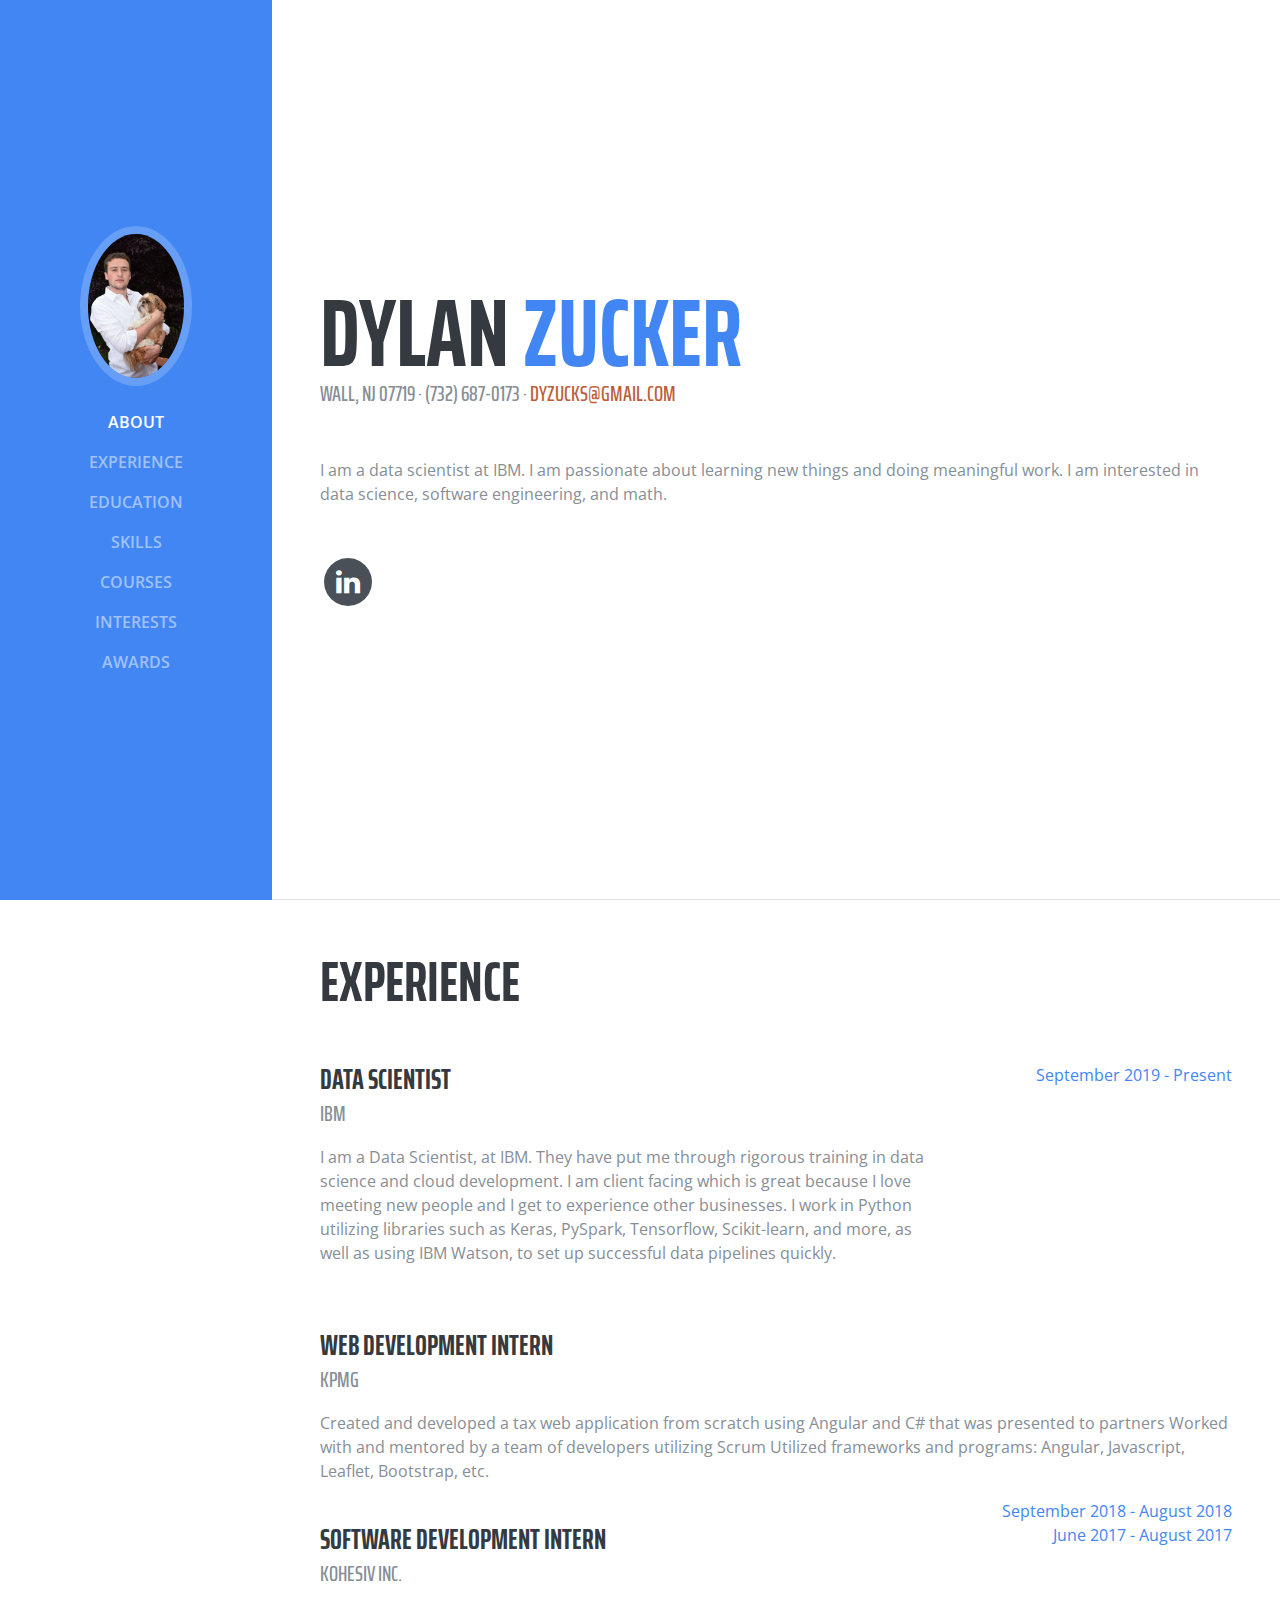
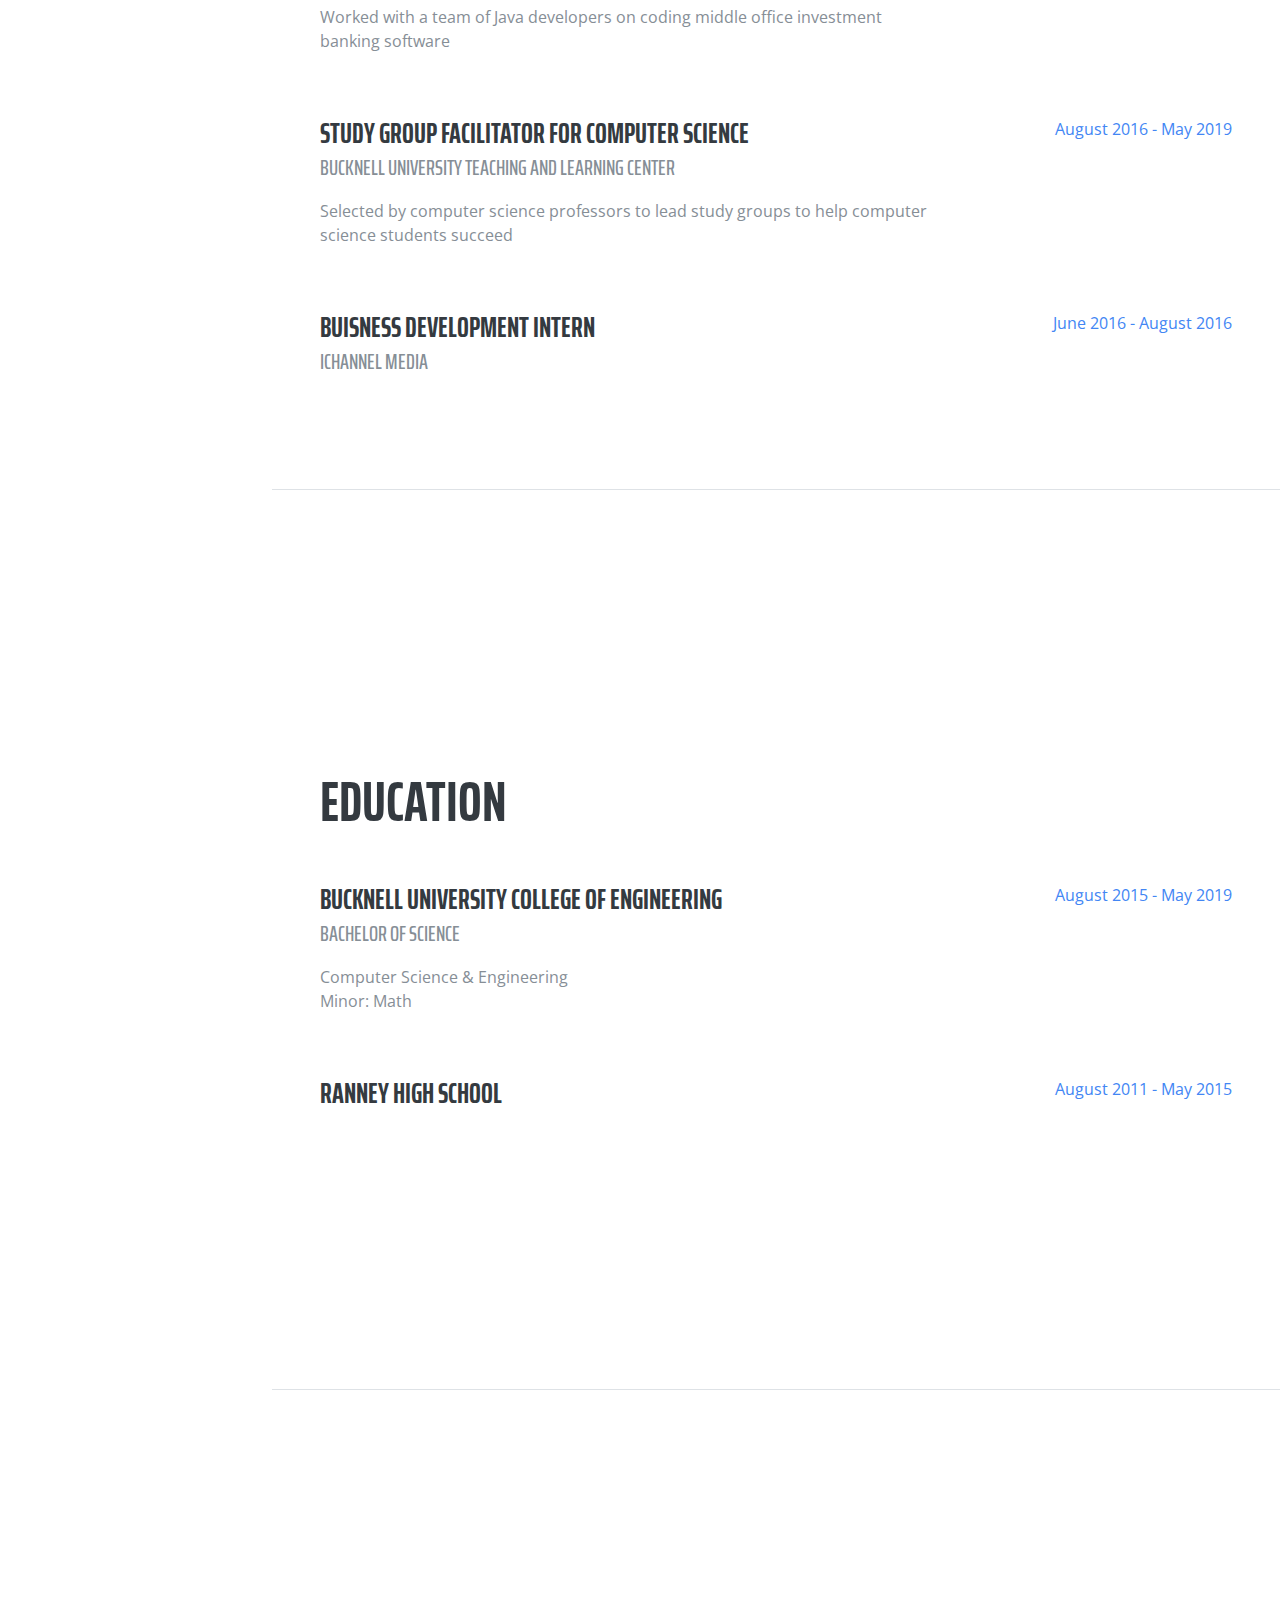
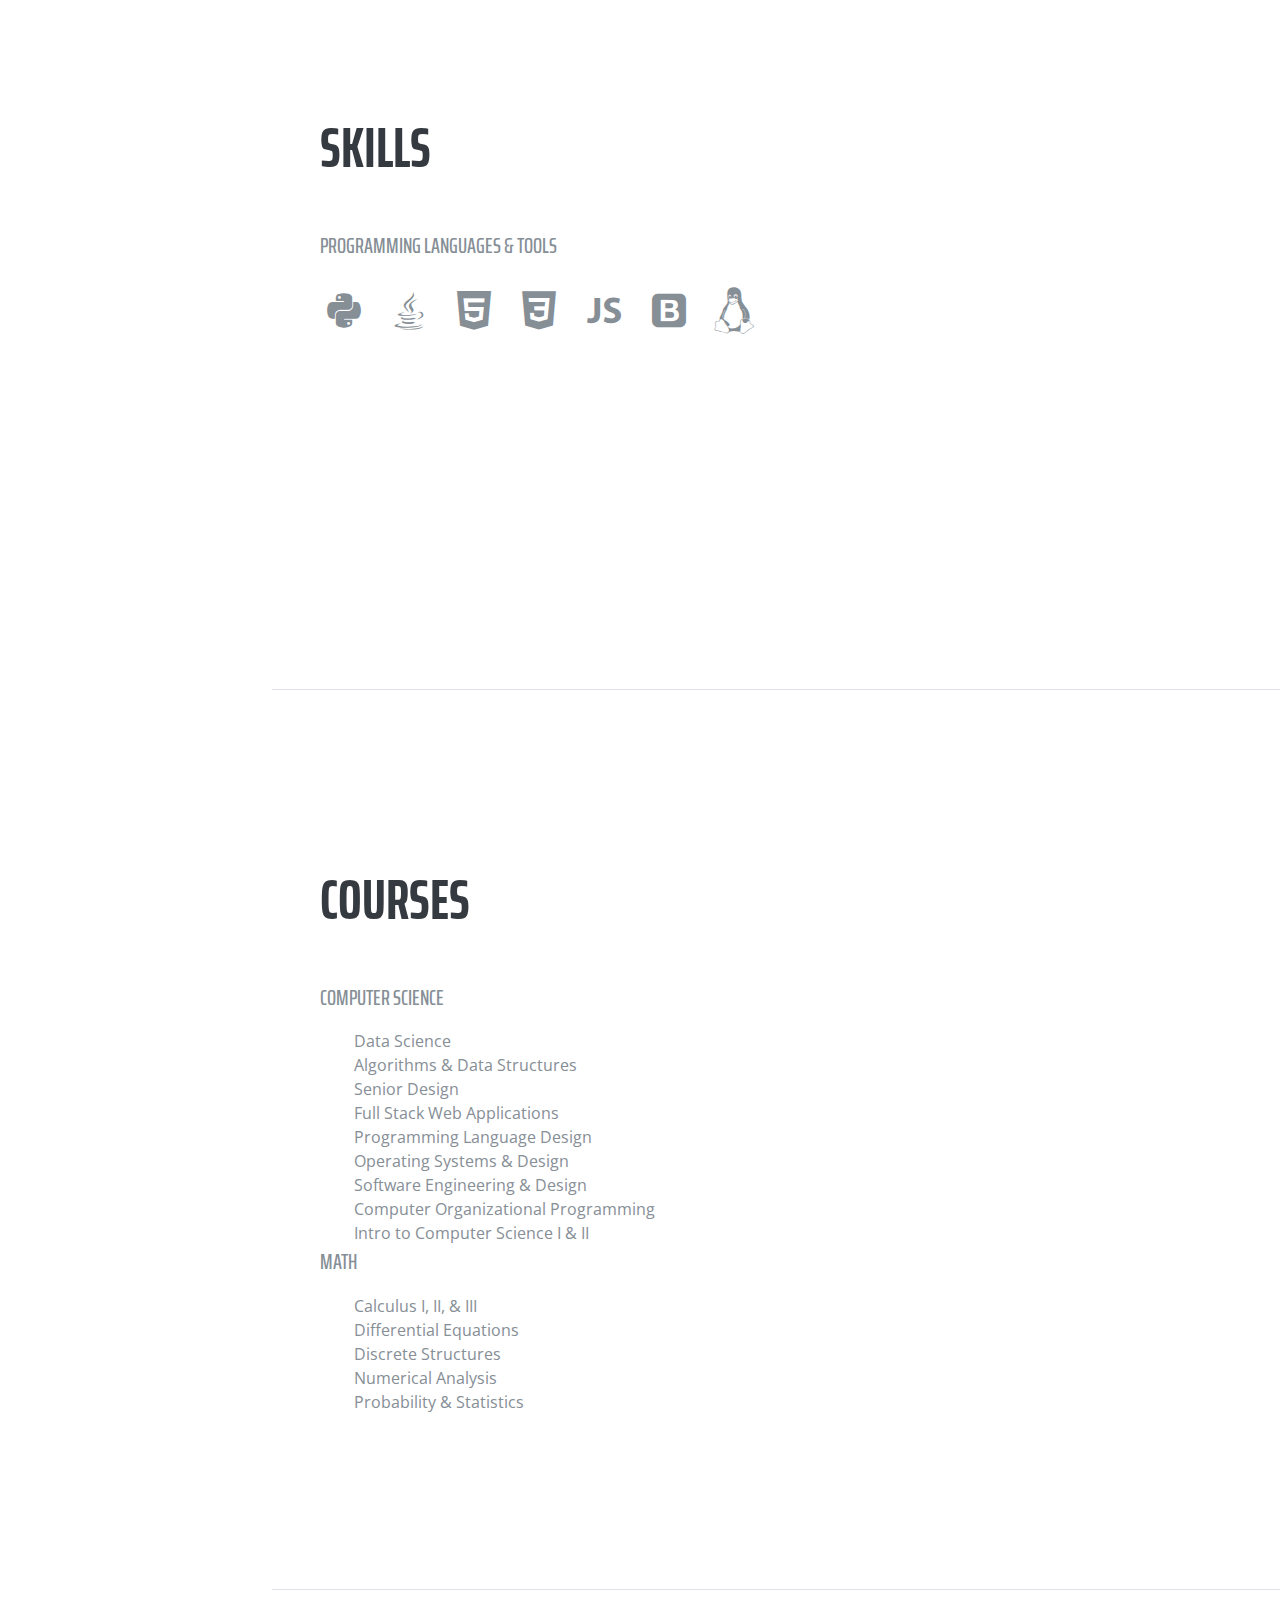
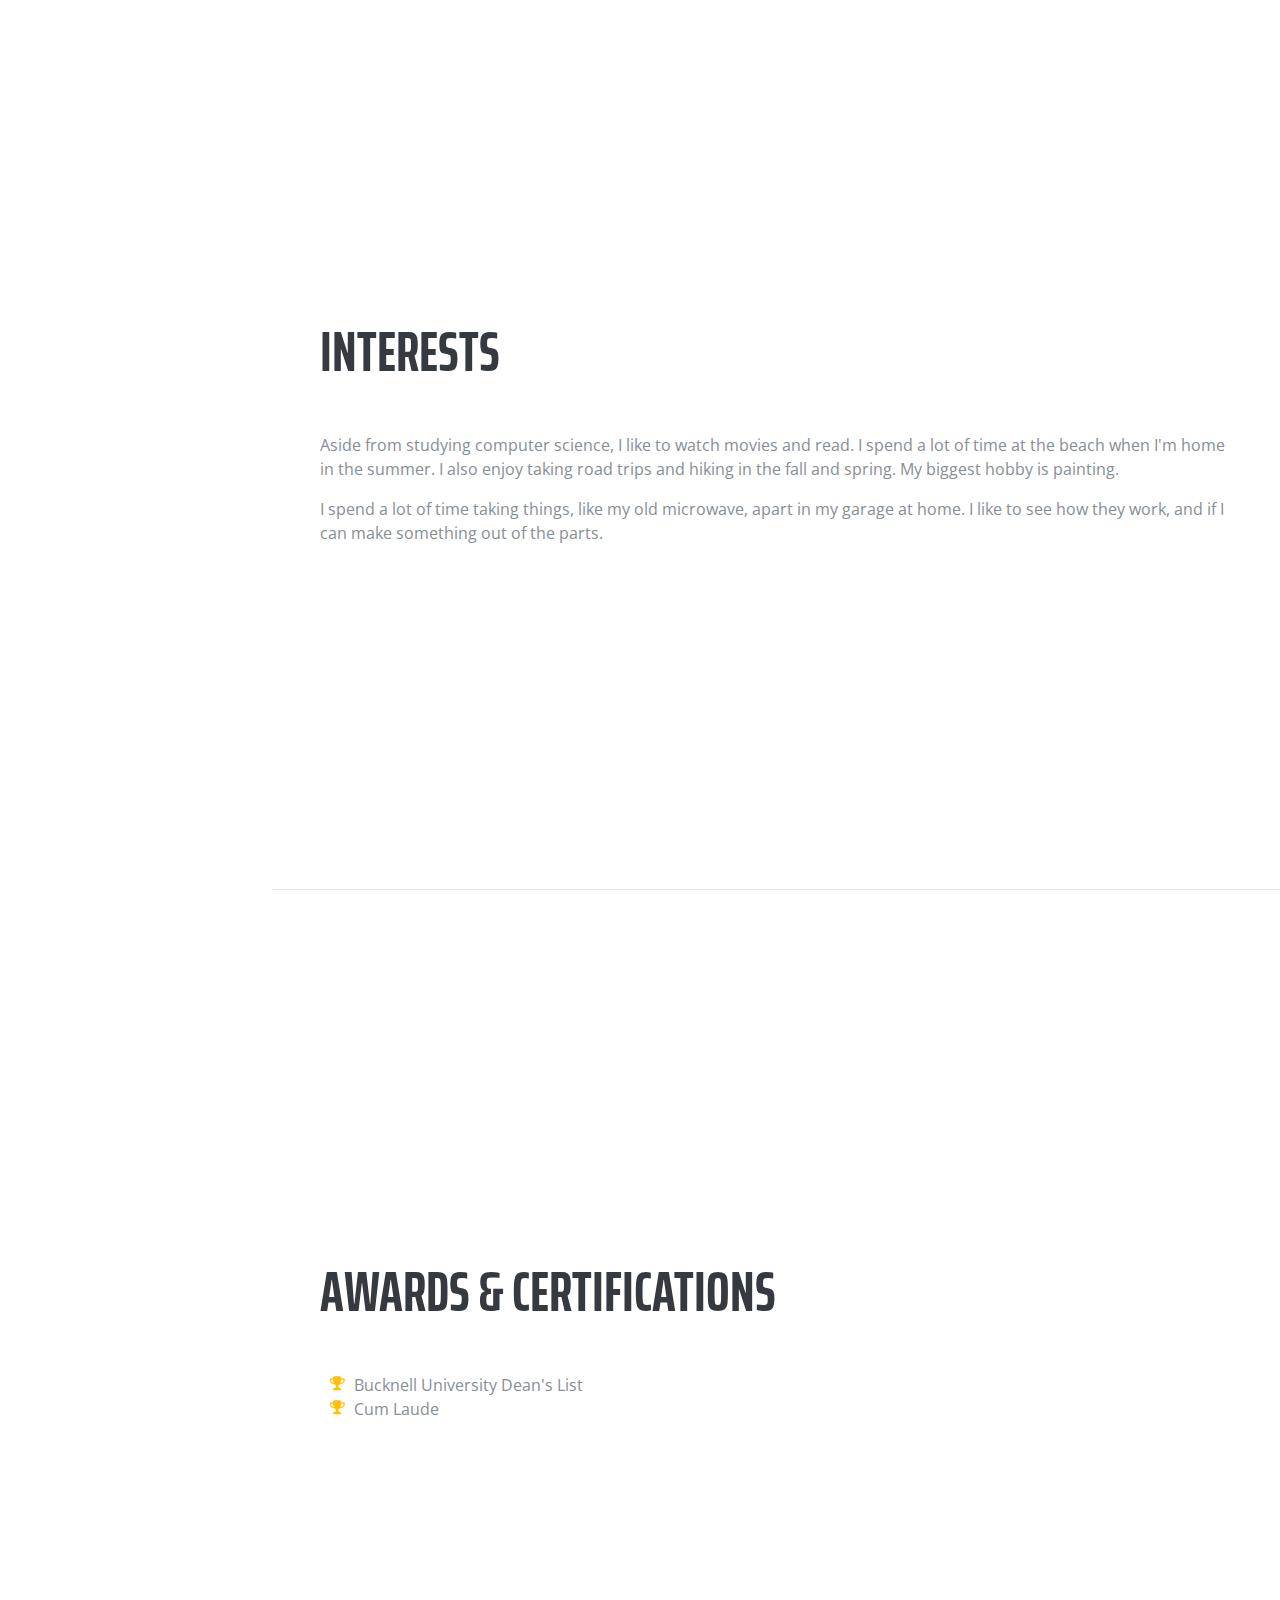
<file: index.html>
<!DOCTYPE html>
<html lang="en">

  <head>

    <meta charset="utf-8">
    <meta name="viewport" content="width=device-width, initial-scale=1, shrink-to-fit=no">
    <meta name="description" content="">
    <meta name="author" content="">

    <title>Resume</title>

    <!-- Bootstrap core CSS -->
    <link href="vendor/bootstrap/css/bootstrap.min.css" rel="stylesheet">

    <!-- Custom fonts for this template -->
    <link href="https://fonts.googleapis.com/css?family=Saira+Extra+Condensed:100,200,300,400,500,600,700,800,900" rel="stylesheet">
    <link href="https://fonts.googleapis.com/css?family=Open+Sans:300,300i,400,400i,600,600i,700,700i,800,800i" rel="stylesheet">
    <link href="vendor/font-awesome/css/font-awesome.min.css" rel="stylesheet">
    <link href="vendor/devicons/css/devicons.min.css" rel="stylesheet">
    <link href="vendor/simple-line-icons/css/simple-line-icons.css" rel="stylesheet">

    <!-- Custom styles for this template -->
    <link href="css/resume.min.css" rel="stylesheet">

  </head>

  <body id="page-top">

    <nav class="navbar navbar-expand-lg navbar-dark bg-primary fixed-top" id="sideNav">
      <a class="navbar-brand js-scroll-trigger" href="#page-top">
        <span class="d-block d-lg-none">Sections</span>
        <span class="d-none d-lg-block">
          <img class="img-fluid img-profile rounded-circle mx-auto mb-2" src="img/profile.jpg" alt="">
        </span>
      </a>
      <button class="navbar-toggler" type="button" data-toggle="collapse" data-target="#navbarSupportedContent" aria-controls="navbarSupportedContent" aria-expanded="false" aria-label="Toggle navigation">
        <span class="navbar-toggler-icon"></span>
      </button>
      <div class="collapse navbar-collapse" id="navbarSupportedContent">
        <ul class="navbar-nav">
          <li class="nav-item">
            <a class="nav-link js-scroll-trigger" href="#about">About</a>
          </li>
          <li class="nav-item">
            <a class="nav-link js-scroll-trigger" href="#experience">Experience</a>
          </li>
          <li class="nav-item">
            <a class="nav-link js-scroll-trigger" href="#education">Education</a>
          </li>
          <li class="nav-item">
            <a class="nav-link js-scroll-trigger" href="#skills">Skills</a>
          </li>
          <li class="nav-item">
            <a class="nav-link js-scroll-trigger" href="#courses">Courses</a>
          </li>
          <li class="nav-item">
            <a class="nav-link js-scroll-trigger" href="#interests">Interests</a>
          </li>
          <li class="nav-item">
            <a class="nav-link js-scroll-trigger" href="#awards">Awards</a>
          </li>
        </ul>
      </div>
    </nav>

    <div class="container-fluid p-0">

      <section class="resume-section p-3 p-lg-5 d-flex d-column" id="about">
        <div class="my-auto">
          <h1 class="mb-0">Dylan
            <span class="text-primary">Zucker</span>
          </h1>
          <div class="subheading mb-5">Wall, NJ 07719 · (732) 687-0173 ·
            <a href="mailto:djyzucks@gmail.com">dyzucks@gmail.com</a>
          </div>
          <p class="mb-5">I am a data scientist at IBM. I am passionate about learning new things and doing meaningful work. I am interested in data science, software engineering, and math.</p>

          <ul class="list-inline list-social-icons mb-0">
            <li class="list-inline-item">
              <a href="https://www.linkedin.com/in/dylan-zucker-182324120/">
                <span class="fa-stack fa-lg">
                  <i class="fa fa-circle fa-stack-2x"></i>
                  <i class="fa fa-linkedin fa-stack-1x fa-inverse"></i>
                </span>
              </a>
            </li>
            <!--
            <li class="list-inline-item">
              <a href="#">
                <span class="fa-stack fa-lg">
                  <i class="fa fa-circle fa-stack-2x"></i>
                  <i class="fa fa-github fa-stack-1x fa-inverse"></i>
                </span>
              </a>
            </li>
          -->
          </ul>
        </div>
      </section>

      <section class="resume-section p-3 p-lg-5 d-flex flex-column" id="experience">
        <div class="my-auto">
          <h2 class="mb-5">Experience</h2>

          <div class="resume-item d-flex flex-column flex-md-row mb-5">
            <div class="resume-content mr-auto">
              <h3 class="mb-0">Data Scientist</h3>
              <div class="subheading mb-3">IBM</div>
              <p>
                I am a Data Scientist, at IBM. They have put me through rigorous training in data science and cloud development. I am client facing which is great because I love meeting new people and I get to experience other businesses. I work in Python utilizing libraries such as Keras, PySpark, Tensorflow, Scikit-learn, and more, as well as using IBM Watson, to set up successful data pipelines quickly.
              </p>
            </div>
            <div class="resume-date text-md-right">
              <span class="text-primary">September 2019 - Present</span>
            </div>
          </div>
            <div class="resume-content mr-auto">
              <h3 class="mb-0">Web Development Intern</h3>
              <div class="subheading mb-3">KPMG</div>
              <p>
                Created and developed a tax web application from scratch using Angular and C# that was presented to partners
                Worked with and mentored by a team of developers utilizing Scrum
                Utilized frameworks and programs: Angular, Javascript, Leaflet, Bootstrap, etc.
              </p>
            </div>
            <div class="resume-date text-md-right">
              <span class="text-primary">September 2018 - August 2018</span>
            </div>
          </div>
          <div class="resume-item d-flex flex-column flex-md-row mb-5">
            <div class="resume-content mr-auto">
              <h3 class="mb-0">Software Development Intern</h3>
              <div class="subheading mb-3">Kohesiv Inc.</div>
              <p>Worked with a team of Java developers on coding middle office investment banking software</p>
            </div>
            <div class="resume-date text-md-right">
              <span class="text-primary">June 2017 - August 2017</span>
            </div>
          </div>

          <div class="resume-item d-flex flex-column flex-md-row mb-5">
            <div class="resume-content mr-auto">
              <h3 class="mb-0">Study Group Facilitator for Computer Science</h3>
              <div class="subheading mb-3">Bucknell University Teaching and Learning center</div>
              <p>Selected by computer science professors to lead study groups to help computer science students succeed</p>
            </div>
            <div class="resume-date text-md-right">
              <span class="text-primary">August 2016 - May 2019</span>
            </div>
          </div>

          <div class="resume-item d-flex flex-column flex-md-row mb-5">
            <div class="resume-content mr-auto">
              <h3 class="mb-0">Buisness Development Intern</h3>
              <div class="subheading mb-3">IChannel Media</div>
            </div>
            <div class="resume-date text-md-right">
              <span class="text-primary">June 2016 - August 2016</span>
            </div>
          </div>
        </div>

      </section>

      <section class="resume-section p-3 p-lg-5 d-flex flex-column" id="education">
        <div class="my-auto">
          <h2 class="mb-5">Education</h2>

          <div class="resume-item d-flex flex-column flex-md-row mb-5">
            <div class="resume-content mr-auto">
              <h3 class="mb-0">Bucknell University College of Engineering</h3>
              <div class="subheading mb-3">Bachelor of Science</div>
              <div>Computer Science &amp; Engineering</div>
              <p> Minor: Math </p>
              <!--<p>GPA: 3.38</p>-->
            </div>
            <div class="resume-date text-md-right">
              <span class="text-primary">August 2015 - May 2019</span>
            </div>
          </div>

          <div class="resume-item d-flex flex-column flex-md-row">
            <div class="resume-content mr-auto">
              <h3 class="mb-0">Ranney High School</h3>
            </div>
            <div class="resume-date text-md-right">
              <span class="text-primary">August 2011 - May 2015</span>
            </div>
          </div>

        </div>
      </section>

      <section class="resume-section p-3 p-lg-5 d-flex flex-column" id="skills">
        <div class="my-auto">
          <h2 class="mb-5">Skills</h2>

          <div class="subheading mb-3">Programming Languages &amp; Tools</div>
          <ul class="list-inline list-icons">
            <li class="list-inline-item">
              <i title = "Python" class="devicons devicons-python"></i>
            </li>
            <li class="list-inline-item">
              <i title = "Java" class="devicons devicons-java"></i>
            </li>
            <li class="list-inline-item">
              <i title = "HTML5" class="devicons devicons-html5"></i>
            </li>
            <li class="list-inline-item">
              <i title = "CSS" class="devicons devicons-css3"></i>
            </li>
            <li class="list-inline-item">
              <i title = "Javascript" class="devicons devicons-javascript"></i>
            </li>

            <!--<li class="list-inline-item">
              <i class="devicons devicons-jquery"></i>
            </li>
            <li class="list-inline-item">
              <i class="devicons devicons-sass"></i>
            </li>
            <li class="list-inline-item">
              <i class="devicons devicons-less"></i>
            </li>-->
            <li class="list-inline-item">
              <i title = "Bootstrap" class="devicons devicons-bootstrap"></i>
            </li>
            <li class="list-inline-item">
              <i title = "Linux" class="devicons devicons-linux"></i>
            </li>
            <!--<li class="list-inline-item">
              <i class="devicons devicons-grunt"></i>
            </li>
            <li class="list-inline-item">
              <i class="devicons devicons-gulp"></i>
            </li>
            <li class="list-inline-item">
              <i class="devicons devicons-npm"></i>
            </li>-->
          </ul>

          <!--<div class="subheading mb-3">Workflow</div>
          <ul class="fa-ul mb-0">
            <li>
              <i class="fa-li fa fa-check"></i>
              Mobile-First, Responsive Design</li>
            <li>
              <i class="fa-li fa fa-check"></i>
              Cross Browser Testing &amp; Debugging</li>
            <li>
              <i class="fa-li fa fa-check"></i>
              Cross Functional Teams</li>
            <li>
              <i class="fa-li fa fa-check"></i>
              Agile Development &amp; Scrum</li>
          </ul>-->
        </div>
      </section>
      <section class="resume-section p-3 p-lg-5 d-flex flex-column" id="courses">
        <div class="my-auto">
          <h2 class="mb-5">Courses</h2>

          <div class="subheading mb-3">Computer Science</div>
          <ul class="fa-ul mb-0">
            <li>
              Data Science
            </li>
            <li>
              Algorithms &amp; Data Structures
            </li>
            <li>
              Senior Design
            </li>
            <li>
              Full Stack Web Applications
            </li>
            <li>
              Programming Language Design
            </li>
            <li>
              Operating Systems &amp; Design
            </li>
            <li>
              Software Engineering &amp; Design
            </li>
            <li>
              Computer Organizational Programming
            </li>
            <li>
              Intro to Computer Science I &amp; II
            </li>
          </ul>

          <div class="subheading mb-3">Math</div>
          <ul class="fa-ul mb-0">
            <li>
              Calculus I, II, &amp; III
            </li>
            <li>
              Differential Equations
            </li>
            <li>
                Discrete Structures
            </li>
            <li>
              Numerical Analysis
            </li>
            <li>
              Probability &amp; Statistics
            </li>
          </ul>
        </div>
      </section>

      <section class="resume-section p-3 p-lg-5 d-flex flex-column" id="interests">
        <div class="my-auto">
          <h2 class="mb-5">Interests</h2>

          <p>Aside from studying computer science, I like to watch movies and read. I spend a lot of time at the beach when I'm home in the summer. I also enjoy taking road trips and hiking in the fall and spring.
              My biggest hobby is painting.
           </p>
          <p>I spend a lot of time taking things, like my old microwave, apart in my
            garage at home. I like to see how they work, and if I can make something out of the parts.</p>
        </div>
      </section>

      <section class="resume-section p-3 p-lg-5 d-flex flex-column" id="awards">
        <div class="my-auto">
          <h2 class="mb-5">Awards &amp; Certifications</h2>
          <ul class="fa-ul mb-0">

            <li>
              <i class="fa-li fa fa-trophy text-warning"></i>
              Bucknell University Dean's List

            </li>
            <li>
              <i class="fa-li fa fa-trophy text-warning"></i>
              Cum Laude
            </li>

            <!--
            <li>
              <i class="fa-li fa fa-trophy text-warning"></i>
              Mobile Web Specialist - Google Certification</li>
            <li>
              <i class="fa-li fa fa-trophy text-warning"></i>
              1<sup>st</sup>
              Place - University of Colorado Boulder - Emerging Tech Competition 2009</li>
            <li>
              <i class="fa-li fa fa-trophy text-warning"></i>
              1<sup>st</sup>
              Place - University of Colorado Boulder - Adobe Creative Jam 2008 (UI Design Category)</li>
            <li>
              <i class="fa-li fa fa-trophy text-warning"></i>
              2<sup>nd</sup>
              Place - University of Colorado Boulder - Emerging Tech Competition 2008</li>
            <li>
            <li>
              <i class="fa-li fa fa-trophy text-warning"></i>
              1<sup>st</sup>
              Place - James Buchanan High School - Hackathon 2006</li>
            <li>
              <i class="fa-li fa fa-trophy text-warning"></i>
              3<sup>rd</sup>
              Place - James Buchanan High School - Hackathon 2005</li>
          </ul>-->
        </div>
      </section>

    </div>

    <!-- Bootstrap core JavaScript -->
    <script src="vendor/jquery/jquery.min.js"></script>
    <script src="vendor/bootstrap/js/bootstrap.bundle.min.js"></script>

    <!-- Plugin JavaScript -->
    <script src="vendor/jquery-easing/jquery.easing.min.js"></script>

    <!-- Custom scripts for this template -->
    <script src="js/resume.min.js"></script>

  </body>

</html>
</file>
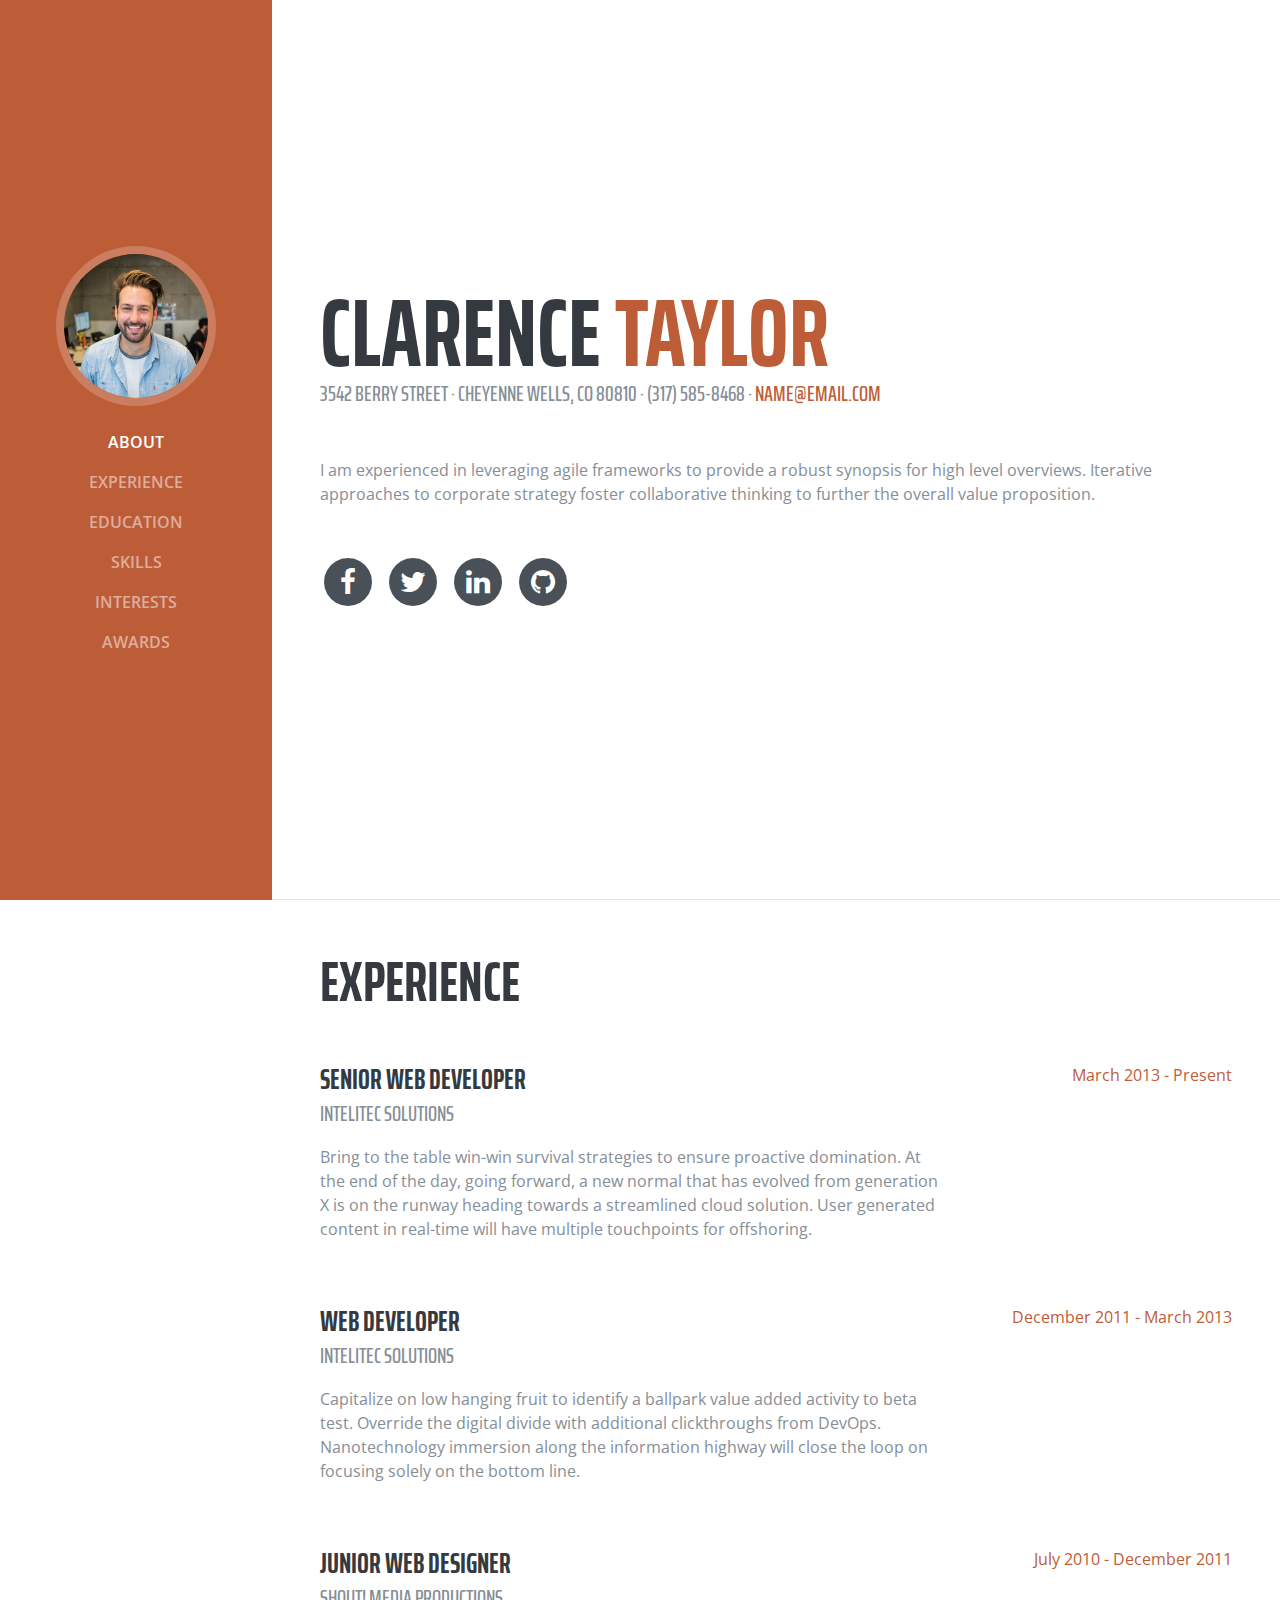
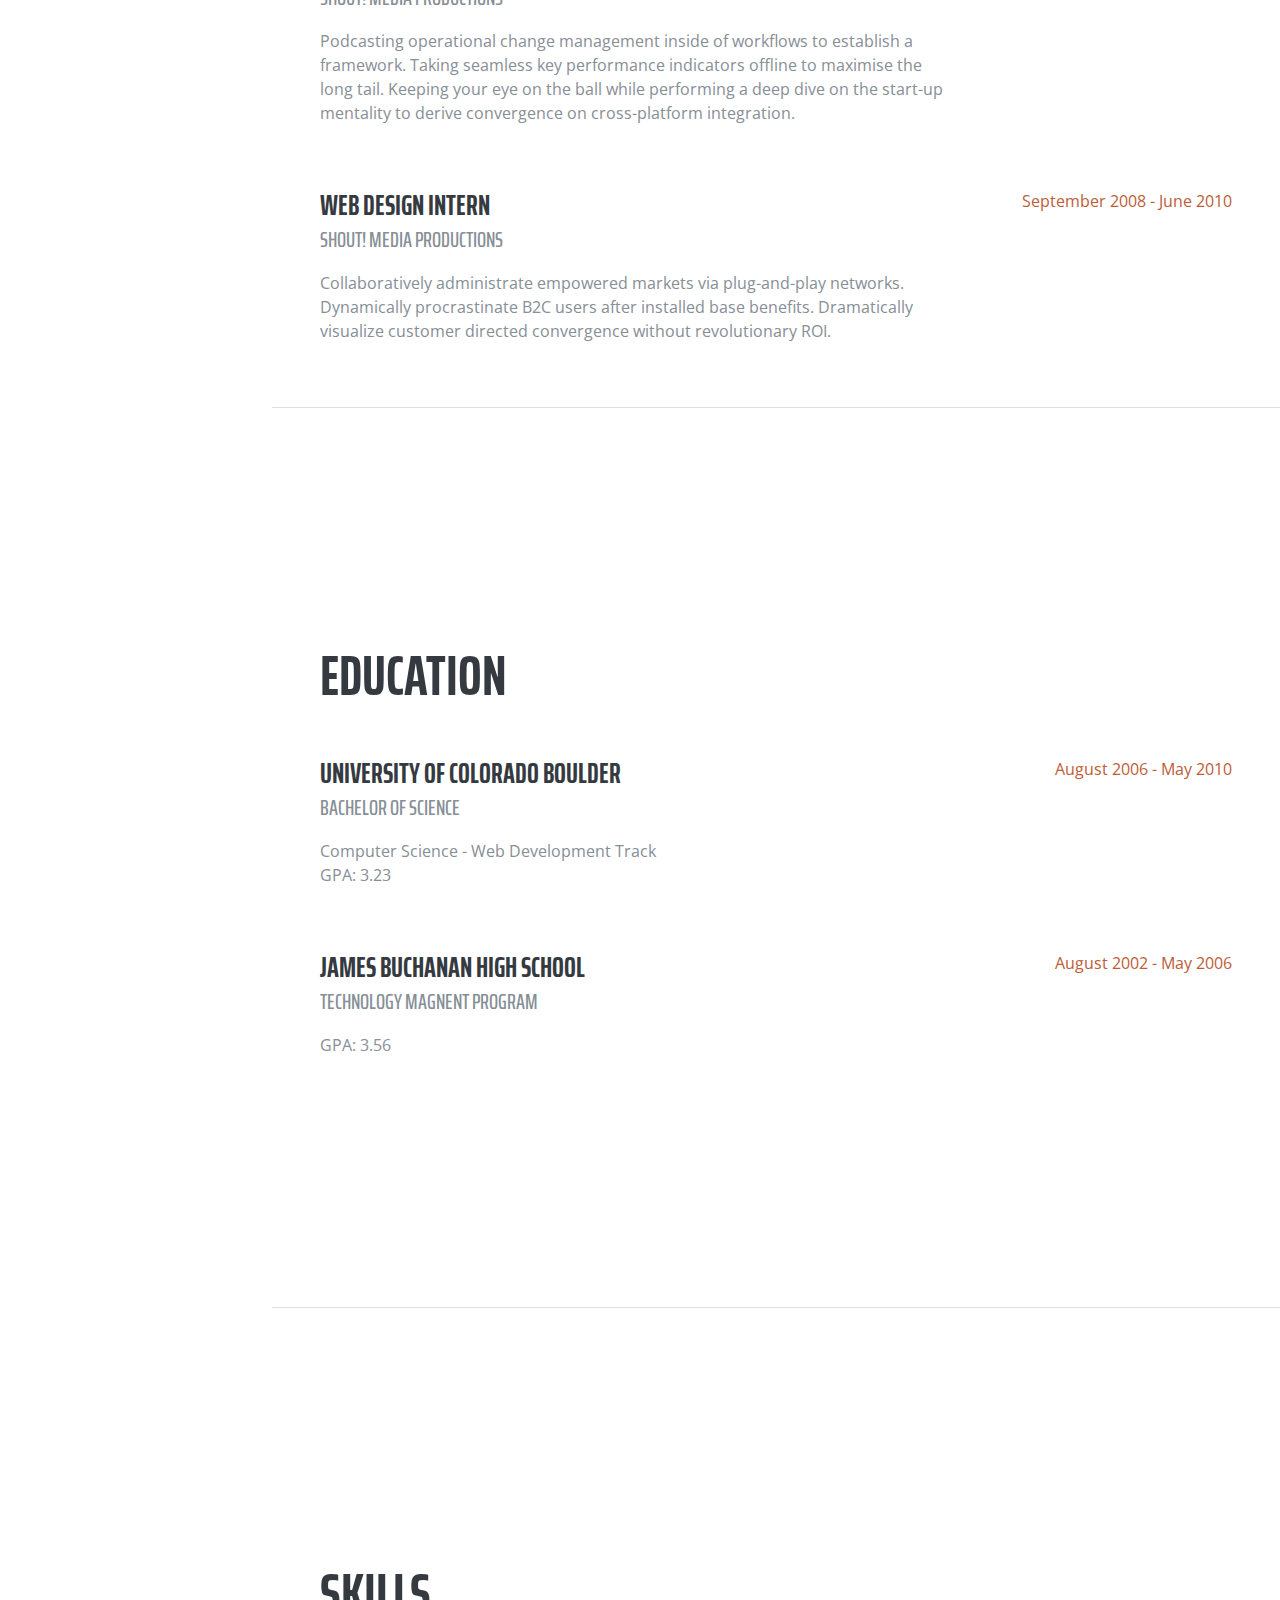
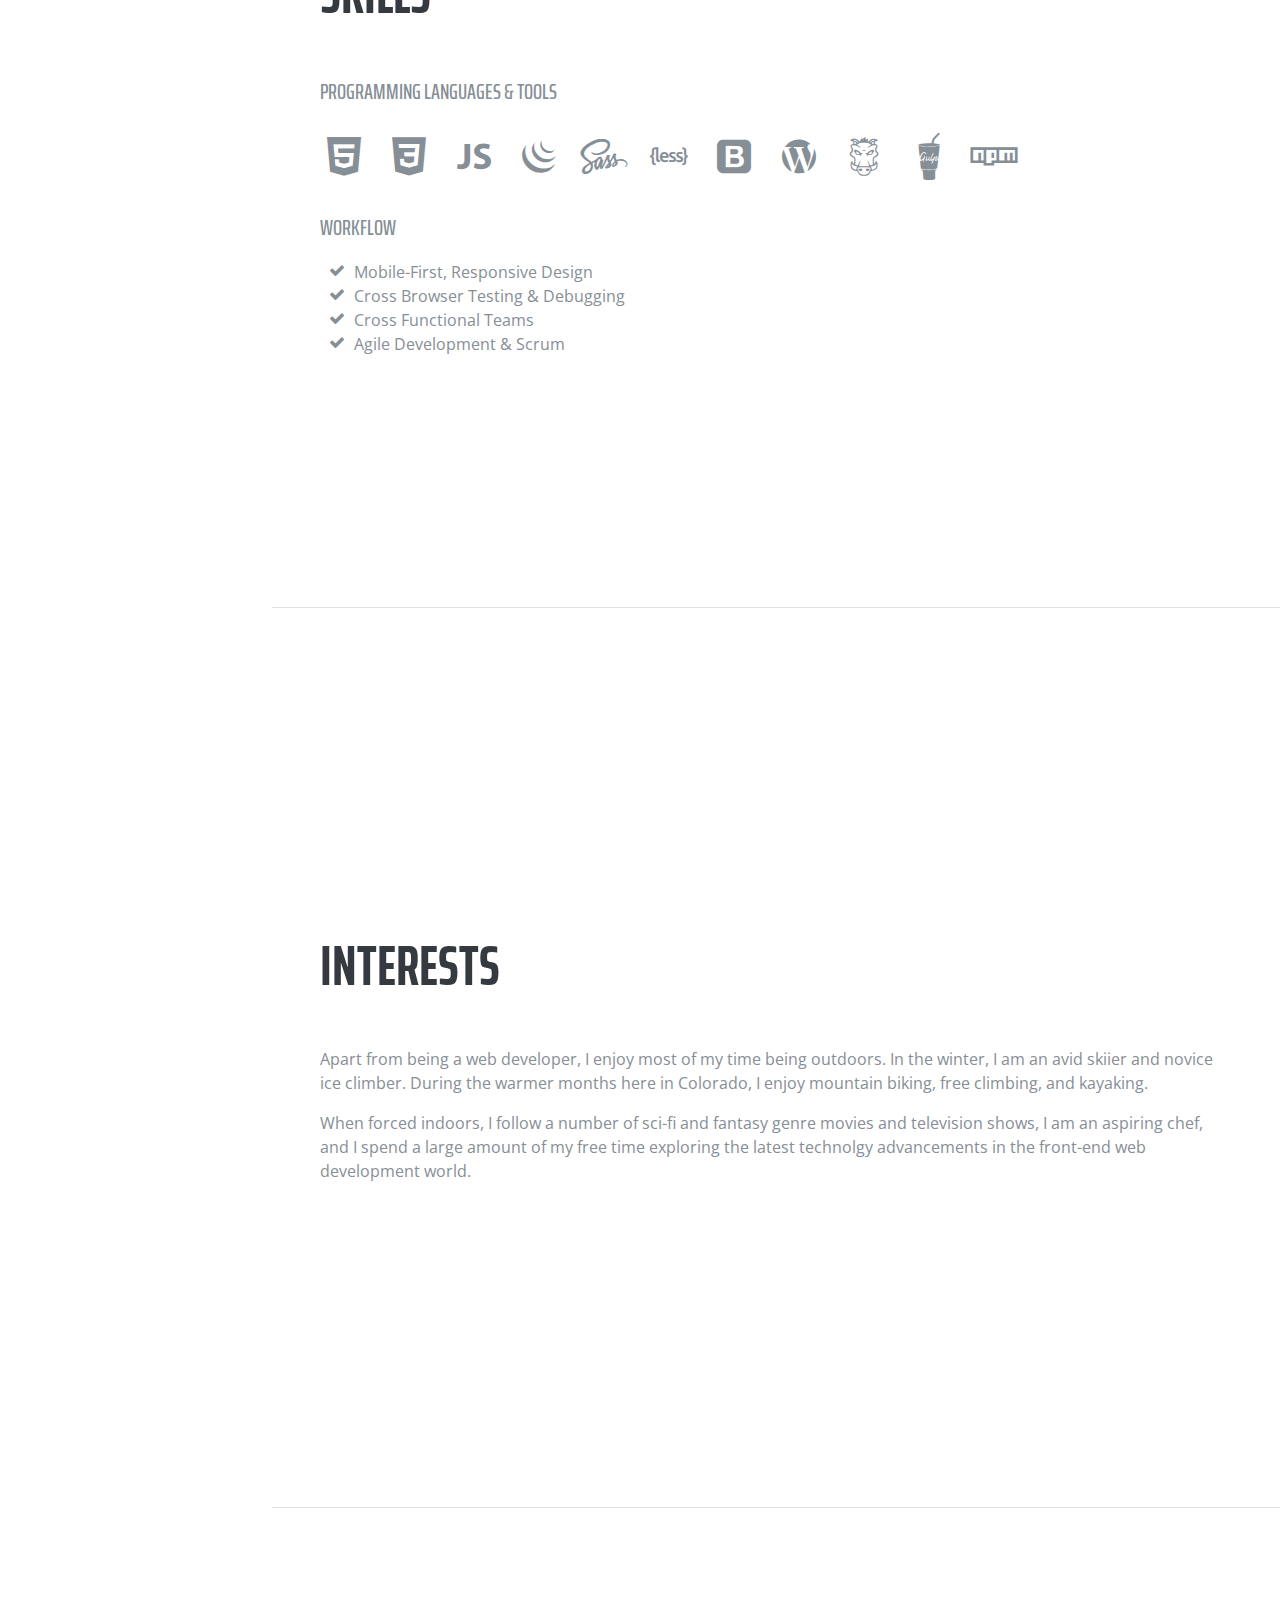
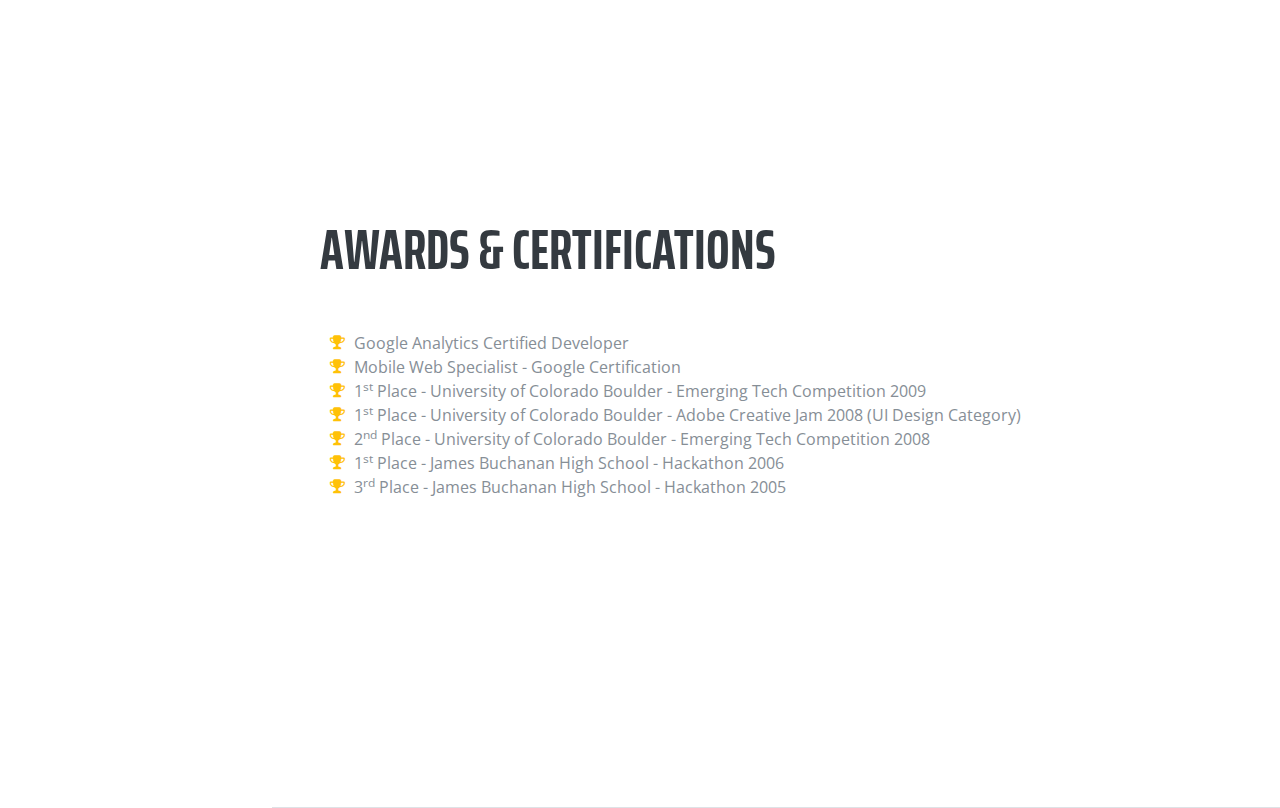
<file: startbootstrap-resume-gh-pages/index.html>
<!DOCTYPE html>
<html lang="en">

  <head>

    <meta charset="utf-8">
    <meta name="viewport" content="width=device-width, initial-scale=1, shrink-to-fit=no">
    <meta name="description" content="">
    <meta name="author" content="">

    <title>Resume - Start Bootstrap Theme</title>

    <!-- Bootstrap core CSS -->
    <link href="vendor/bootstrap/css/bootstrap.min.css" rel="stylesheet">

    <!-- Custom fonts for this template -->
    <link href="https://fonts.googleapis.com/css?family=Saira+Extra+Condensed:100,200,300,400,500,600,700,800,900" rel="stylesheet">
    <link href="https://fonts.googleapis.com/css?family=Open+Sans:300,300i,400,400i,600,600i,700,700i,800,800i" rel="stylesheet">
    <link href="vendor/font-awesome/css/font-awesome.min.css" rel="stylesheet">
    <link href="vendor/devicons/css/devicons.min.css" rel="stylesheet">
    <link href="vendor/simple-line-icons/css/simple-line-icons.css" rel="stylesheet">

    <!-- Custom styles for this template -->
    <link href="css/resume.min.css" rel="stylesheet">

  </head>

  <body id="page-top">

    <nav class="navbar navbar-expand-lg navbar-dark bg-primary fixed-top" id="sideNav">
      <a class="navbar-brand js-scroll-trigger" href="#page-top">
        <span class="d-block d-lg-none">Start Bootstrap</span>
        <span class="d-none d-lg-block">
          <img class="img-fluid img-profile rounded-circle mx-auto mb-2" src="img/profile.jpg" alt="">
        </span>
      </a>
      <button class="navbar-toggler" type="button" data-toggle="collapse" data-target="#navbarSupportedContent" aria-controls="navbarSupportedContent" aria-expanded="false" aria-label="Toggle navigation">
        <span class="navbar-toggler-icon"></span>
      </button>
      <div class="collapse navbar-collapse" id="navbarSupportedContent">
        <ul class="navbar-nav">
          <li class="nav-item">
            <a class="nav-link js-scroll-trigger" href="#about">About</a>
          </li>
          <li class="nav-item">
            <a class="nav-link js-scroll-trigger" href="#experience">Experience</a>
          </li>
          <li class="nav-item">
            <a class="nav-link js-scroll-trigger" href="#education">Education</a>
          </li>
          <li class="nav-item">
            <a class="nav-link js-scroll-trigger" href="#skills">Skills</a>
          </li>
          <li class="nav-item">
            <a class="nav-link js-scroll-trigger" href="#interests">Interests</a>
          </li>
          <li class="nav-item">
            <a class="nav-link js-scroll-trigger" href="#awards">Awards</a>
          </li>
        </ul>
      </div>
    </nav>

    <div class="container-fluid p-0">

      <section class="resume-section p-3 p-lg-5 d-flex d-column" id="about">
        <div class="my-auto">
          <h1 class="mb-0">Clarence
            <span class="text-primary">Taylor</span>
          </h1>
          <div class="subheading mb-5">3542 Berry Street · Cheyenne Wells, CO 80810 · (317) 585-8468 ·
            <a href="mailto:name@email.com">name@email.com</a>
          </div>
          <p class="mb-5">I am experienced in leveraging agile frameworks to provide a robust synopsis for high level overviews. Iterative approaches to corporate strategy foster collaborative thinking to further the overall value proposition.</p>
          <ul class="list-inline list-social-icons mb-0">
            <li class="list-inline-item">
              <a href="#">
                <span class="fa-stack fa-lg">
                  <i class="fa fa-circle fa-stack-2x"></i>
                  <i class="fa fa-facebook fa-stack-1x fa-inverse"></i>
                </span>
              </a>
            </li>
            <li class="list-inline-item">
              <a href="#">
                <span class="fa-stack fa-lg">
                  <i class="fa fa-circle fa-stack-2x"></i>
                  <i class="fa fa-twitter fa-stack-1x fa-inverse"></i>
                </span>
              </a>
            </li>
            <li class="list-inline-item">
              <a href="#">
                <span class="fa-stack fa-lg">
                  <i class="fa fa-circle fa-stack-2x"></i>
                  <i class="fa fa-linkedin fa-stack-1x fa-inverse"></i>
                </span>
              </a>
            </li>
            <li class="list-inline-item">
              <a href="#">
                <span class="fa-stack fa-lg">
                  <i class="fa fa-circle fa-stack-2x"></i>
                  <i class="fa fa-github fa-stack-1x fa-inverse"></i>
                </span>
              </a>
            </li>
          </ul>
        </div>
      </section>

      <section class="resume-section p-3 p-lg-5 d-flex flex-column" id="experience">
        <div class="my-auto">
          <h2 class="mb-5">Experience</h2>

          <div class="resume-item d-flex flex-column flex-md-row mb-5">
            <div class="resume-content mr-auto">
              <h3 class="mb-0">Senior Web Developer</h3>
              <div class="subheading mb-3">Intelitec Solutions</div>
              <p>Bring to the table win-win survival strategies to ensure proactive domination. At the end of the day, going forward, a new normal that has evolved from generation X is on the runway heading towards a streamlined cloud solution. User generated content in real-time will have multiple touchpoints for offshoring.</p>
            </div>
            <div class="resume-date text-md-right">
              <span class="text-primary">March 2013 - Present</span>
            </div>
          </div>

          <div class="resume-item d-flex flex-column flex-md-row mb-5">
            <div class="resume-content mr-auto">
              <h3 class="mb-0">Web Developer</h3>
              <div class="subheading mb-3">Intelitec Solutions</div>
              <p>Capitalize on low hanging fruit to identify a ballpark value added activity to beta test. Override the digital divide with additional clickthroughs from DevOps. Nanotechnology immersion along the information highway will close the loop on focusing solely on the bottom line.</p>
            </div>
            <div class="resume-date text-md-right">
              <span class="text-primary">December 2011 - March 2013</span>
            </div>
          </div>

          <div class="resume-item d-flex flex-column flex-md-row mb-5">
            <div class="resume-content mr-auto">
              <h3 class="mb-0">Junior Web Designer</h3>
              <div class="subheading mb-3">Shout! Media Productions</div>
              <p>Podcasting operational change management inside of workflows to establish a framework. Taking seamless key performance indicators offline to maximise the long tail. Keeping your eye on the ball while performing a deep dive on the start-up mentality to derive convergence on cross-platform integration.</p>
            </div>
            <div class="resume-date text-md-right">
              <span class="text-primary">July 2010 - December 2011</span>
            </div>
          </div>

          <div class="resume-item d-flex flex-column flex-md-row">
            <div class="resume-content mr-auto">
              <h3 class="mb-0">Web Design Intern</h3>
              <div class="subheading mb-3">Shout! Media Productions</div>
              <p>Collaboratively administrate empowered markets via plug-and-play networks. Dynamically procrastinate B2C users after installed base benefits. Dramatically visualize customer directed convergence without revolutionary ROI.</p>
            </div>
            <div class="resume-date text-md-right">
              <span class="text-primary">September 2008 - June 2010</span>
            </div>
          </div>

        </div>

      </section>

      <section class="resume-section p-3 p-lg-5 d-flex flex-column" id="education">
        <div class="my-auto">
          <h2 class="mb-5">Education</h2>

          <div class="resume-item d-flex flex-column flex-md-row mb-5">
            <div class="resume-content mr-auto">
              <h3 class="mb-0">University of Colorado Boulder</h3>
              <div class="subheading mb-3">Bachelor of Science</div>
              <div>Computer Science - Web Development Track</div>
              <p>GPA: 3.23</p>
            </div>
            <div class="resume-date text-md-right">
              <span class="text-primary">August 2006 - May 2010</span>
            </div>
          </div>

          <div class="resume-item d-flex flex-column flex-md-row">
            <div class="resume-content mr-auto">
              <h3 class="mb-0">James Buchanan High School</h3>
              <div class="subheading mb-3">Technology Magnent Program</div>
              <p>GPA: 3.56</p>
            </div>
            <div class="resume-date text-md-right">
              <span class="text-primary">August 2002 - May 2006</span>
            </div>
          </div>

        </div>
      </section>

      <section class="resume-section p-3 p-lg-5 d-flex flex-column" id="skills">
        <div class="my-auto">
          <h2 class="mb-5">Skills</h2>

          <div class="subheading mb-3">Programming Languages &amp; Tools</div>
          <ul class="list-inline list-icons">
            <li class="list-inline-item">
              <i class="devicons devicons-html5"></i>
            </li>
            <li class="list-inline-item">
              <i class="devicons devicons-css3"></i>
            </li>
            <li class="list-inline-item">
              <i class="devicons devicons-javascript"></i>
            </li>
            <li class="list-inline-item">
              <i class="devicons devicons-jquery"></i>
            </li>
            <li class="list-inline-item">
              <i class="devicons devicons-sass"></i>
            </li>
            <li class="list-inline-item">
              <i class="devicons devicons-less"></i>
            </li>
            <li class="list-inline-item">
              <i class="devicons devicons-bootstrap"></i>
            </li>
            <li class="list-inline-item">
              <i class="devicons devicons-wordpress"></i>
            </li>
            <li class="list-inline-item">
              <i class="devicons devicons-grunt"></i>
            </li>
            <li class="list-inline-item">
              <i class="devicons devicons-gulp"></i>
            </li>
            <li class="list-inline-item">
              <i class="devicons devicons-npm"></i>
            </li>
          </ul>

          <div class="subheading mb-3">Workflow</div>
          <ul class="fa-ul mb-0">
            <li>
              <i class="fa-li fa fa-check"></i>
              Mobile-First, Responsive Design</li>
            <li>
              <i class="fa-li fa fa-check"></i>
              Cross Browser Testing &amp; Debugging</li>
            <li>
              <i class="fa-li fa fa-check"></i>
              Cross Functional Teams</li>
            <li>
              <i class="fa-li fa fa-check"></i>
              Agile Development &amp; Scrum</li>
          </ul>
        </div>
      </section>

      <section class="resume-section p-3 p-lg-5 d-flex flex-column" id="interests">
        <div class="my-auto">
          <h2 class="mb-5">Interests</h2>
          <p>Apart from being a web developer, I enjoy most of my time being outdoors. In the winter, I am an avid skiier and novice ice climber. During the warmer months here in Colorado, I enjoy mountain biking, free climbing, and kayaking.</p>
          <p class="mb-0">When forced indoors, I follow a number of sci-fi and fantasy genre movies and television shows, I am an aspiring chef, and I spend a large amount of my free time exploring the latest technolgy advancements in the front-end web development world.</p>
        </div>
      </section>

      <section class="resume-section p-3 p-lg-5 d-flex flex-column" id="awards">
        <div class="my-auto">
          <h2 class="mb-5">Awards &amp; Certifications</h2>
          <ul class="fa-ul mb-0">
            <li>
              <i class="fa-li fa fa-trophy text-warning"></i>
              Google Analytics Certified Developer</li>
            <li>
              <i class="fa-li fa fa-trophy text-warning"></i>
              Mobile Web Specialist - Google Certification</li>
            <li>
              <i class="fa-li fa fa-trophy text-warning"></i>
              1<sup>st</sup>
              Place - University of Colorado Boulder - Emerging Tech Competition 2009</li>
            <li>
              <i class="fa-li fa fa-trophy text-warning"></i>
              1<sup>st</sup>
              Place - University of Colorado Boulder - Adobe Creative Jam 2008 (UI Design Category)</li>
            <li>
              <i class="fa-li fa fa-trophy text-warning"></i>
              2<sup>nd</sup>
              Place - University of Colorado Boulder - Emerging Tech Competition 2008</li>
            <li>
            <li>
              <i class="fa-li fa fa-trophy text-warning"></i>
              1<sup>st</sup>
              Place - James Buchanan High School - Hackathon 2006</li>
            <li>
              <i class="fa-li fa fa-trophy text-warning"></i>
              3<sup>rd</sup>
              Place - James Buchanan High School - Hackathon 2005</li>
          </ul>
        </div>
      </section>

    </div>

    <!-- Bootstrap core JavaScript -->
    <script src="vendor/jquery/jquery.min.js"></script>
    <script src="vendor/bootstrap/js/bootstrap.bundle.min.js"></script>

    <!-- Plugin JavaScript -->
    <script src="vendor/jquery-easing/jquery.easing.min.js"></script>

    <!-- Custom scripts for this template -->
    <script src="js/resume.min.js"></script>

  </body>

</html>
</file>
<file: vendor/simple-line-icons/css/simple-line-icons.css>
@font-face {
  font-family: 'simple-line-icons';
  src: url('../fonts/Simple-Line-Icons.eot?v=2.4.0');
  src: url('../fonts/Simple-Line-Icons.eot?v=2.4.0#iefix') format('embedded-opentype'), url('../fonts/Simple-Line-Icons.woff2?v=2.4.0') format('woff2'), url('../fonts/Simple-Line-Icons.ttf?v=2.4.0') format('truetype'), url('../fonts/Simple-Line-Icons.woff?v=2.4.0') format('woff'), url('../fonts/Simple-Line-Icons.svg?v=2.4.0#simple-line-icons') format('svg');
  font-weight: normal;
  font-style: normal;
}
/*
 Use the following CSS code if you want to have a class per icon.
 Instead of a list of all class selectors, you can use the generic [class*="icon-"] selector, but it's slower:
*/
.icon-user,
.icon-people,
.icon-user-female,
.icon-user-follow,
.icon-user-following,
.icon-user-unfollow,
.icon-login,
.icon-logout,
.icon-emotsmile,
.icon-phone,
.icon-call-end,
.icon-call-in,
.icon-call-out,
.icon-map,
.icon-location-pin,
.icon-direction,
.icon-directions,
.icon-compass,
.icon-layers,
.icon-menu,
.icon-list,
.icon-options-vertical,
.icon-options,
.icon-arrow-down,
.icon-arrow-left,
.icon-arrow-right,
.icon-arrow-up,
.icon-arrow-up-circle,
.icon-arrow-left-circle,
.icon-arrow-right-circle,
.icon-arrow-down-circle,
.icon-check,
.icon-clock,
.icon-plus,
.icon-minus,
.icon-close,
.icon-event,
.icon-exclamation,
.icon-organization,
.icon-trophy,
.icon-screen-smartphone,
.icon-screen-desktop,
.icon-plane,
.icon-notebook,
.icon-mustache,
.icon-mouse,
.icon-magnet,
.icon-energy,
.icon-disc,
.icon-cursor,
.icon-cursor-move,
.icon-crop,
.icon-chemistry,
.icon-speedometer,
.icon-shield,
.icon-screen-tablet,
.icon-magic-wand,
.icon-hourglass,
.icon-graduation,
.icon-ghost,
.icon-game-controller,
.icon-fire,
.icon-eyeglass,
.icon-envelope-open,
.icon-envelope-letter,
.icon-bell,
.icon-badge,
.icon-anchor,
.icon-wallet,
.icon-vector,
.icon-speech,
.icon-puzzle,
.icon-printer,
.icon-present,
.icon-playlist,
.icon-pin,
.icon-picture,
.icon-handbag,
.icon-globe-alt,
.icon-globe,
.icon-folder-alt,
.icon-folder,
.icon-film,
.icon-feed,
.icon-drop,
.icon-drawer,
.icon-docs,
.icon-doc,
.icon-diamond,
.icon-cup,
.icon-calculator,
.icon-bubbles,
.icon-briefcase,
.icon-book-open,
.icon-basket-loaded,
.icon-basket,
.icon-bag,
.icon-action-undo,
.icon-action-redo,
.icon-wrench,
.icon-umbrella,
.icon-trash,
.icon-tag,
.icon-support,
.icon-frame,
.icon-size-fullscreen,
.icon-size-actual,
.icon-shuffle,
.icon-share-alt,
.icon-share,
.icon-rocket,
.icon-question,
.icon-pie-chart,
.icon-pencil,
.icon-note,
.icon-loop,
.icon-home,
.icon-grid,
.icon-graph,
.icon-microphone,
.icon-music-tone-alt,
.icon-music-tone,
.icon-earphones-alt,
.icon-earphones,
.icon-equalizer,
.icon-like,
.icon-dislike,
.icon-control-start,
.icon-control-rewind,
.icon-control-play,
.icon-control-pause,
.icon-control-forward,
.icon-control-end,
.icon-volume-1,
.icon-volume-2,
.icon-volume-off,
.icon-calendar,
.icon-bulb,
.icon-chart,
.icon-ban,
.icon-bubble,
.icon-camrecorder,
.icon-camera,
.icon-cloud-download,
.icon-cloud-upload,
.icon-envelope,
.icon-eye,
.icon-flag,
.icon-heart,
.icon-info,
.icon-key,
.icon-link,
.icon-lock,
.icon-lock-open,
.icon-magnifier,
.icon-magnifier-add,
.icon-magnifier-remove,
.icon-paper-clip,
.icon-paper-plane,
.icon-power,
.icon-refresh,
.icon-reload,
.icon-settings,
.icon-star,
.icon-symbol-female,
.icon-symbol-male,
.icon-target,
.icon-credit-card,
.icon-paypal,
.icon-social-tumblr,
.icon-social-twitter,
.icon-social-facebook,
.icon-social-instagram,
.icon-social-linkedin,
.icon-social-pinterest,
.icon-social-github,
.icon-social-google,
.icon-social-reddit,
.icon-social-skype,
.icon-social-dribbble,
.icon-social-behance,
.icon-social-foursqare,
.icon-social-soundcloud,
.icon-social-spotify,
.icon-social-stumbleupon,
.icon-social-youtube,
.icon-social-dropbox,
.icon-social-vkontakte,
.icon-social-steam {
  font-family: 'simple-line-icons';
  speak: none;
  font-style: normal;
  font-weight: normal;
  font-variant: normal;
  text-transform: none;
  line-height: 1;
  /* Better Font Rendering =========== */
  -webkit-font-smoothing: antialiased;
  -moz-osx-font-smoothing: grayscale;
}
.icon-user:before {
  content: "\e005";
}
.icon-people:before {
  content: "\e001";
}
.icon-user-female:before {
  content: "\e000";
}
.icon-user-follow:before {
  content: "\e002";
}
.icon-user-following:before {
  content: "\e003";
}
.icon-user-unfollow:before {
  content: "\e004";
}
.icon-login:before {
  content: "\e066";
}
.icon-logout:before {
  content: "\e065";
}
.icon-emotsmile:before {
  content: "\e021";
}
.icon-phone:before {
  content: "\e600";
}
.icon-call-end:before {
  content: "\e048";
}
.icon-call-in:before {
  content: "\e047";
}
.icon-call-out:before {
  content: "\e046";
}
.icon-map:before {
  content: "\e033";
}
.icon-location-pin:before {
  content: "\e096";
}
.icon-direction:before {
  content: "\e042";
}
.icon-directions:before {
  content: "\e041";
}
.icon-compass:before {
  content: "\e045";
}
.icon-layers:before {
  content: "\e034";
}
.icon-menu:before {
  content: "\e601";
}
.icon-list:before {
  content: "\e067";
}
.icon-options-vertical:before {
  content: "\e602";
}
.icon-options:before {
  content: "\e603";
}
.icon-arrow-down:before {
  content: "\e604";
}
.icon-arrow-left:before {
  content: "\e605";
}
.icon-arrow-right:before {
  content: "\e606";
}
.icon-arrow-up:before {
  content: "\e607";
}
.icon-arrow-up-circle:before {
  content: "\e078";
}
.icon-arrow-left-circle:before {
  content: "\e07a";
}
.icon-arrow-right-circle:before {
  content: "\e079";
}
.icon-arrow-down-circle:before {
  content: "\e07b";
}
.icon-check:before {
  content: "\e080";
}
.icon-clock:before {
  content: "\e081";
}
.icon-plus:before {
  content: "\e095";
}
.icon-minus:before {
  content: "\e615";
}
.icon-close:before {
  content: "\e082";
}
.icon-event:before {
  content: "\e619";
}
.icon-exclamation:before {
  content: "\e617";
}
.icon-organization:before {
  content: "\e616";
}
.icon-trophy:before {
  content: "\e006";
}
.icon-screen-smartphone:before {
  content: "\e010";
}
.icon-screen-desktop:before {
  content: "\e011";
}
.icon-plane:before {
  content: "\e012";
}
.icon-notebook:before {
  content: "\e013";
}
.icon-mustache:before {
  content: "\e014";
}
.icon-mouse:before {
  content: "\e015";
}
.icon-magnet:before {
  content: "\e016";
}
.icon-energy:before {
  content: "\e020";
}
.icon-disc:before {
  content: "\e022";
}
.icon-cursor:before {
  content: "\e06e";
}
.icon-cursor-move:before {
  content: "\e023";
}
.icon-crop:before {
  content: "\e024";
}
.icon-chemistry:before {
  content: "\e026";
}
.icon-speedometer:before {
  content: "\e007";
}
.icon-shield:before {
  content: "\e00e";
}
.icon-screen-tablet:before {
  content: "\e00f";
}
.icon-magic-wand:before {
  content: "\e017";
}
.icon-hourglass:before {
  content: "\e018";
}
.icon-graduation:before {
  content: "\e019";
}
.icon-ghost:before {
  content: "\e01a";
}
.icon-game-controller:before {
  content: "\e01b";
}
.icon-fire:before {
  content: "\e01c";
}
.icon-eyeglass:before {
  content: "\e01d";
}
.icon-envelope-open:before {
  content: "\e01e";
}
.icon-envelope-letter:before {
  content: "\e01f";
}
.icon-bell:before {
  content: "\e027";
}
.icon-badge:before {
  content: "\e028";
}
.icon-anchor:before {
  content: "\e029";
}
.icon-wallet:before {
  content: "\e02a";
}
.icon-vector:before {
  content: "\e02b";
}
.icon-speech:before {
  content: "\e02c";
}
.icon-puzzle:before {
  content: "\e02d";
}
.icon-printer:before {
  content: "\e02e";
}
.icon-present:before {
  content: "\e02f";
}
.icon-playlist:before {
  content: "\e030";
}
.icon-pin:before {
  content: "\e031";
}
.icon-picture:before {
  content: "\e032";
}
.icon-handbag:before {
  content: "\e035";
}
.icon-globe-alt:before {
  content: "\e036";
}
.icon-globe:before {
  content: "\e037";
}
.icon-folder-alt:before {
  content: "\e039";
}
.icon-folder:before {
  content: "\e089";
}
.icon-film:before {
  content: "\e03a";
}
.icon-feed:before {
  content: "\e03b";
}
.icon-drop:before {
  content: "\e03e";
}
.icon-drawer:before {
  content: "\e03f";
}
.icon-docs:before {
  content: "\e040";
}
.icon-doc:before {
  content: "\e085";
}
.icon-diamond:before {
  content: "\e043";
}
.icon-cup:before {
  content: "\e044";
}
.icon-calculator:before {
  content: "\e049";
}
.icon-bubbles:before {
  content: "\e04a";
}
.icon-briefcase:before {
  content: "\e04b";
}
.icon-book-open:before {
  content: "\e04c";
}
.icon-basket-loaded:before {
  content: "\e04d";
}
.icon-basket:before {
  content: "\e04e";
}
.icon-bag:before {
  content: "\e04f";
}
.icon-action-undo:before {
  content: "\e050";
}
.icon-action-redo:before {
  content: "\e051";
}
.icon-wrench:before {
  content: "\e052";
}
.icon-umbrella:before {
  content: "\e053";
}
.icon-trash:before {
  content: "\e054";
}
.icon-tag:before {
  content: "\e055";
}
.icon-support:before {
  content: "\e056";
}
.icon-frame:before {
  content: "\e038";
}
.icon-size-fullscreen:before {
  content: "\e057";
}
.icon-size-actual:before {
  content: "\e058";
}
.icon-shuffle:before {
  content: "\e059";
}
.icon-share-alt:before {
  content: "\e05a";
}
.icon-share:before {
  content: "\e05b";
}
.icon-rocket:before {
  content: "\e05c";
}
.icon-question:before {
  content: "\e05d";
}
.icon-pie-chart:before {
  content: "\e05e";
}
.icon-pencil:before {
  content: "\e05f";
}
.icon-note:before {
  content: "\e060";
}
.icon-loop:before {
  content: "\e064";
}
.icon-home:before {
  content: "\e069";
}
.icon-grid:before {
  content: "\e06a";
}
.icon-graph:before {
  content: "\e06b";
}
.icon-microphone:before {
  content: "\e063";
}
.icon-music-tone-alt:before {
  content: "\e061";
}
.icon-music-tone:before {
  content: "\e062";
}
.icon-earphones-alt:before {
  content: "\e03c";
}
.icon-earphones:before {
  content: "\e03d";
}
.icon-equalizer:before {
  content: "\e06c";
}
.icon-like:before {
  content: "\e068";
}
.icon-dislike:before {
  content: "\e06d";
}
.icon-control-start:before {
  content: "\e06f";
}
.icon-control-rewind:before {
  content: "\e070";
}
.icon-control-play:before {
  content: "\e071";
}
.icon-control-pause:before {
  content: "\e072";
}
.icon-control-forward:before {
  content: "\e073";
}
.icon-control-end:before {
  content: "\e074";
}
.icon-volume-1:before {
  content: "\e09f";
}
.icon-volume-2:before {
  content: "\e0a0";
}
.icon-volume-off:before {
  content: "\e0a1";
}
.icon-calendar:before {
  content: "\e075";
}
.icon-bulb:before {
  content: "\e076";
}
.icon-chart:before {
  content: "\e077";
}
.icon-ban:before {
  content: "\e07c";
}
.icon-bubble:before {
  content: "\e07d";
}
.icon-camrecorder:before {
  content: "\e07e";
}
.icon-camera:before {
  content: "\e07f";
}
.icon-cloud-download:before {
  content: "\e083";
}
.icon-cloud-upload:before {
  content: "\e084";
}
.icon-envelope:before {
  content: "\e086";
}
.icon-eye:before {
  content: "\e087";
}
.icon-flag:before {
  content: "\e088";
}
.icon-heart:before {
  content: "\e08a";
}
.icon-info:before {
  content: "\e08b";
}
.icon-key:before {
  content: "\e08c";
}
.icon-link:before {
  content: "\e08d";
}
.icon-lock:before {
  content: "\e08e";
}
.icon-lock-open:before {
  content: "\e08f";
}
.icon-magnifier:before {
  content: "\e090";
}
.icon-magnifier-add:before {
  content: "\e091";
}
.icon-magnifier-remove:before {
  content: "\e092";
}
.icon-paper-clip:before {
  content: "\e093";
}
.icon-paper-plane:before {
  content: "\e094";
}
.icon-power:before {
  content: "\e097";
}
.icon-refresh:before {
  content: "\e098";
}
.icon-reload:before {
  content: "\e099";
}
.icon-settings:before {
  content: "\e09a";
}
.icon-star:before {
  content: "\e09b";
}
.icon-symbol-female:before {
  content: "\e09c";
}
.icon-symbol-male:before {
  content: "\e09d";
}
.icon-target:before {
  content: "\e09e";
}
.icon-credit-card:before {
  content: "\e025";
}
.icon-paypal:before {
  content: "\e608";
}
.icon-social-tumblr:before {
  content: "\e00a";
}
.icon-social-twitter:before {
  content: "\e009";
}
.icon-social-facebook:before {
  content: "\e00b";
}
.icon-social-instagram:before {
  content: "\e609";
}
.icon-social-linkedin:before {
  content: "\e60a";
}
.icon-social-pinterest:before {
  content: "\e60b";
}
.icon-social-github:before {
  content: "\e60c";
}
.icon-social-google:before {
  content: "\e60d";
}
.icon-social-reddit:before {
  content: "\e60e";
}
.icon-social-skype:before {
  content: "\e60f";
}
.icon-social-dribbble:before {
  content: "\e00d";
}
.icon-social-behance:before {
  content: "\e610";
}
.icon-social-foursqare:before {
  content: "\e611";
}
.icon-social-soundcloud:before {
  content: "\e612";
}
.icon-social-spotify:before {
  content: "\e613";
}
.icon-social-stumbleupon:before {
  content: "\e614";
}
.icon-social-youtube:before {
  content: "\e008";
}
.icon-social-dropbox:before {
  content: "\e00c";
}
.icon-social-vkontakte:before {
  content: "\e618";
}
.icon-social-steam:before {
  content: "\e620";
}
</file>
<file: startbootstrap-resume-gh-pages/vendor/simple-line-icons/css/simple-line-icons.css>
@font-face {
  font-family: 'simple-line-icons';
  src: url('../fonts/Simple-Line-Icons.eot?v=2.4.0');
  src: url('../fonts/Simple-Line-Icons.eot?v=2.4.0#iefix') format('embedded-opentype'), url('../fonts/Simple-Line-Icons.woff2?v=2.4.0') format('woff2'), url('../fonts/Simple-Line-Icons.ttf?v=2.4.0') format('truetype'), url('../fonts/Simple-Line-Icons.woff?v=2.4.0') format('woff'), url('../fonts/Simple-Line-Icons.svg?v=2.4.0#simple-line-icons') format('svg');
  font-weight: normal;
  font-style: normal;
}
/*
 Use the following CSS code if you want to have a class per icon.
 Instead of a list of all class selectors, you can use the generic [class*="icon-"] selector, but it's slower:
*/
.icon-user,
.icon-people,
.icon-user-female,
.icon-user-follow,
.icon-user-following,
.icon-user-unfollow,
.icon-login,
.icon-logout,
.icon-emotsmile,
.icon-phone,
.icon-call-end,
.icon-call-in,
.icon-call-out,
.icon-map,
.icon-location-pin,
.icon-direction,
.icon-directions,
.icon-compass,
.icon-layers,
.icon-menu,
.icon-list,
.icon-options-vertical,
.icon-options,
.icon-arrow-down,
.icon-arrow-left,
.icon-arrow-right,
.icon-arrow-up,
.icon-arrow-up-circle,
.icon-arrow-left-circle,
.icon-arrow-right-circle,
.icon-arrow-down-circle,
.icon-check,
.icon-clock,
.icon-plus,
.icon-minus,
.icon-close,
.icon-event,
.icon-exclamation,
.icon-organization,
.icon-trophy,
.icon-screen-smartphone,
.icon-screen-desktop,
.icon-plane,
.icon-notebook,
.icon-mustache,
.icon-mouse,
.icon-magnet,
.icon-energy,
.icon-disc,
.icon-cursor,
.icon-cursor-move,
.icon-crop,
.icon-chemistry,
.icon-speedometer,
.icon-shield,
.icon-screen-tablet,
.icon-magic-wand,
.icon-hourglass,
.icon-graduation,
.icon-ghost,
.icon-game-controller,
.icon-fire,
.icon-eyeglass,
.icon-envelope-open,
.icon-envelope-letter,
.icon-bell,
.icon-badge,
.icon-anchor,
.icon-wallet,
.icon-vector,
.icon-speech,
.icon-puzzle,
.icon-printer,
.icon-present,
.icon-playlist,
.icon-pin,
.icon-picture,
.icon-handbag,
.icon-globe-alt,
.icon-globe,
.icon-folder-alt,
.icon-folder,
.icon-film,
.icon-feed,
.icon-drop,
.icon-drawer,
.icon-docs,
.icon-doc,
.icon-diamond,
.icon-cup,
.icon-calculator,
.icon-bubbles,
.icon-briefcase,
.icon-book-open,
.icon-basket-loaded,
.icon-basket,
.icon-bag,
.icon-action-undo,
.icon-action-redo,
.icon-wrench,
.icon-umbrella,
.icon-trash,
.icon-tag,
.icon-support,
.icon-frame,
.icon-size-fullscreen,
.icon-size-actual,
.icon-shuffle,
.icon-share-alt,
.icon-share,
.icon-rocket,
.icon-question,
.icon-pie-chart,
.icon-pencil,
.icon-note,
.icon-loop,
.icon-home,
.icon-grid,
.icon-graph,
.icon-microphone,
.icon-music-tone-alt,
.icon-music-tone,
.icon-earphones-alt,
.icon-earphones,
.icon-equalizer,
.icon-like,
.icon-dislike,
.icon-control-start,
.icon-control-rewind,
.icon-control-play,
.icon-control-pause,
.icon-control-forward,
.icon-control-end,
.icon-volume-1,
.icon-volume-2,
.icon-volume-off,
.icon-calendar,
.icon-bulb,
.icon-chart,
.icon-ban,
.icon-bubble,
.icon-camrecorder,
.icon-camera,
.icon-cloud-download,
.icon-cloud-upload,
.icon-envelope,
.icon-eye,
.icon-flag,
.icon-heart,
.icon-info,
.icon-key,
.icon-link,
.icon-lock,
.icon-lock-open,
.icon-magnifier,
.icon-magnifier-add,
.icon-magnifier-remove,
.icon-paper-clip,
.icon-paper-plane,
.icon-power,
.icon-refresh,
.icon-reload,
.icon-settings,
.icon-star,
.icon-symbol-female,
.icon-symbol-male,
.icon-target,
.icon-credit-card,
.icon-paypal,
.icon-social-tumblr,
.icon-social-twitter,
.icon-social-facebook,
.icon-social-instagram,
.icon-social-linkedin,
.icon-social-pinterest,
.icon-social-github,
.icon-social-google,
.icon-social-reddit,
.icon-social-skype,
.icon-social-dribbble,
.icon-social-behance,
.icon-social-foursqare,
.icon-social-soundcloud,
.icon-social-spotify,
.icon-social-stumbleupon,
.icon-social-youtube,
.icon-social-dropbox,
.icon-social-vkontakte,
.icon-social-steam {
  font-family: 'simple-line-icons';
  speak: none;
  font-style: normal;
  font-weight: normal;
  font-variant: normal;
  text-transform: none;
  line-height: 1;
  /* Better Font Rendering =========== */
  -webkit-font-smoothing: antialiased;
  -moz-osx-font-smoothing: grayscale;
}
.icon-user:before {
  content: "\e005";
}
.icon-people:before {
  content: "\e001";
}
.icon-user-female:before {
  content: "\e000";
}
.icon-user-follow:before {
  content: "\e002";
}
.icon-user-following:before {
  content: "\e003";
}
.icon-user-unfollow:before {
  content: "\e004";
}
.icon-login:before {
  content: "\e066";
}
.icon-logout:before {
  content: "\e065";
}
.icon-emotsmile:before {
  content: "\e021";
}
.icon-phone:before {
  content: "\e600";
}
.icon-call-end:before {
  content: "\e048";
}
.icon-call-in:before {
  content: "\e047";
}
.icon-call-out:before {
  content: "\e046";
}
.icon-map:before {
  content: "\e033";
}
.icon-location-pin:before {
  content: "\e096";
}
.icon-direction:before {
  content: "\e042";
}
.icon-directions:before {
  content: "\e041";
}
.icon-compass:before {
  content: "\e045";
}
.icon-layers:before {
  content: "\e034";
}
.icon-menu:before {
  content: "\e601";
}
.icon-list:before {
  content: "\e067";
}
.icon-options-vertical:before {
  content: "\e602";
}
.icon-options:before {
  content: "\e603";
}
.icon-arrow-down:before {
  content: "\e604";
}
.icon-arrow-left:before {
  content: "\e605";
}
.icon-arrow-right:before {
  content: "\e606";
}
.icon-arrow-up:before {
  content: "\e607";
}
.icon-arrow-up-circle:before {
  content: "\e078";
}
.icon-arrow-left-circle:before {
  content: "\e07a";
}
.icon-arrow-right-circle:before {
  content: "\e079";
}
.icon-arrow-down-circle:before {
  content: "\e07b";
}
.icon-check:before {
  content: "\e080";
}
.icon-clock:before {
  content: "\e081";
}
.icon-plus:before {
  content: "\e095";
}
.icon-minus:before {
  content: "\e615";
}
.icon-close:before {
  content: "\e082";
}
.icon-event:before {
  content: "\e619";
}
.icon-exclamation:before {
  content: "\e617";
}
.icon-organization:before {
  content: "\e616";
}
.icon-trophy:before {
  content: "\e006";
}
.icon-screen-smartphone:before {
  content: "\e010";
}
.icon-screen-desktop:before {
  content: "\e011";
}
.icon-plane:before {
  content: "\e012";
}
.icon-notebook:before {
  content: "\e013";
}
.icon-mustache:before {
  content: "\e014";
}
.icon-mouse:before {
  content: "\e015";
}
.icon-magnet:before {
  content: "\e016";
}
.icon-energy:before {
  content: "\e020";
}
.icon-disc:before {
  content: "\e022";
}
.icon-cursor:before {
  content: "\e06e";
}
.icon-cursor-move:before {
  content: "\e023";
}
.icon-crop:before {
  content: "\e024";
}
.icon-chemistry:before {
  content: "\e026";
}
.icon-speedometer:before {
  content: "\e007";
}
.icon-shield:before {
  content: "\e00e";
}
.icon-screen-tablet:before {
  content: "\e00f";
}
.icon-magic-wand:before {
  content: "\e017";
}
.icon-hourglass:before {
  content: "\e018";
}
.icon-graduation:before {
  content: "\e019";
}
.icon-ghost:before {
  content: "\e01a";
}
.icon-game-controller:before {
  content: "\e01b";
}
.icon-fire:before {
  content: "\e01c";
}
.icon-eyeglass:before {
  content: "\e01d";
}
.icon-envelope-open:before {
  content: "\e01e";
}
.icon-envelope-letter:before {
  content: "\e01f";
}
.icon-bell:before {
  content: "\e027";
}
.icon-badge:before {
  content: "\e028";
}
.icon-anchor:before {
  content: "\e029";
}
.icon-wallet:before {
  content: "\e02a";
}
.icon-vector:before {
  content: "\e02b";
}
.icon-speech:before {
  content: "\e02c";
}
.icon-puzzle:before {
  content: "\e02d";
}
.icon-printer:before {
  content: "\e02e";
}
.icon-present:before {
  content: "\e02f";
}
.icon-playlist:before {
  content: "\e030";
}
.icon-pin:before {
  content: "\e031";
}
.icon-picture:before {
  content: "\e032";
}
.icon-handbag:before {
  content: "\e035";
}
.icon-globe-alt:before {
  content: "\e036";
}
.icon-globe:before {
  content: "\e037";
}
.icon-folder-alt:before {
  content: "\e039";
}
.icon-folder:before {
  content: "\e089";
}
.icon-film:before {
  content: "\e03a";
}
.icon-feed:before {
  content: "\e03b";
}
.icon-drop:before {
  content: "\e03e";
}
.icon-drawer:before {
  content: "\e03f";
}
.icon-docs:before {
  content: "\e040";
}
.icon-doc:before {
  content: "\e085";
}
.icon-diamond:before {
  content: "\e043";
}
.icon-cup:before {
  content: "\e044";
}
.icon-calculator:before {
  content: "\e049";
}
.icon-bubbles:before {
  content: "\e04a";
}
.icon-briefcase:before {
  content: "\e04b";
}
.icon-book-open:before {
  content: "\e04c";
}
.icon-basket-loaded:before {
  content: "\e04d";
}
.icon-basket:before {
  content: "\e04e";
}
.icon-bag:before {
  content: "\e04f";
}
.icon-action-undo:before {
  content: "\e050";
}
.icon-action-redo:before {
  content: "\e051";
}
.icon-wrench:before {
  content: "\e052";
}
.icon-umbrella:before {
  content: "\e053";
}
.icon-trash:before {
  content: "\e054";
}
.icon-tag:before {
  content: "\e055";
}
.icon-support:before {
  content: "\e056";
}
.icon-frame:before {
  content: "\e038";
}
.icon-size-fullscreen:before {
  content: "\e057";
}
.icon-size-actual:before {
  content: "\e058";
}
.icon-shuffle:before {
  content: "\e059";
}
.icon-share-alt:before {
  content: "\e05a";
}
.icon-share:before {
  content: "\e05b";
}
.icon-rocket:before {
  content: "\e05c";
}
.icon-question:before {
  content: "\e05d";
}
.icon-pie-chart:before {
  content: "\e05e";
}
.icon-pencil:before {
  content: "\e05f";
}
.icon-note:before {
  content: "\e060";
}
.icon-loop:before {
  content: "\e064";
}
.icon-home:before {
  content: "\e069";
}
.icon-grid:before {
  content: "\e06a";
}
.icon-graph:before {
  content: "\e06b";
}
.icon-microphone:before {
  content: "\e063";
}
.icon-music-tone-alt:before {
  content: "\e061";
}
.icon-music-tone:before {
  content: "\e062";
}
.icon-earphones-alt:before {
  content: "\e03c";
}
.icon-earphones:before {
  content: "\e03d";
}
.icon-equalizer:before {
  content: "\e06c";
}
.icon-like:before {
  content: "\e068";
}
.icon-dislike:before {
  content: "\e06d";
}
.icon-control-start:before {
  content: "\e06f";
}
.icon-control-rewind:before {
  content: "\e070";
}
.icon-control-play:before {
  content: "\e071";
}
.icon-control-pause:before {
  content: "\e072";
}
.icon-control-forward:before {
  content: "\e073";
}
.icon-control-end:before {
  content: "\e074";
}
.icon-volume-1:before {
  content: "\e09f";
}
.icon-volume-2:before {
  content: "\e0a0";
}
.icon-volume-off:before {
  content: "\e0a1";
}
.icon-calendar:before {
  content: "\e075";
}
.icon-bulb:before {
  content: "\e076";
}
.icon-chart:before {
  content: "\e077";
}
.icon-ban:before {
  content: "\e07c";
}
.icon-bubble:before {
  content: "\e07d";
}
.icon-camrecorder:before {
  content: "\e07e";
}
.icon-camera:before {
  content: "\e07f";
}
.icon-cloud-download:before {
  content: "\e083";
}
.icon-cloud-upload:before {
  content: "\e084";
}
.icon-envelope:before {
  content: "\e086";
}
.icon-eye:before {
  content: "\e087";
}
.icon-flag:before {
  content: "\e088";
}
.icon-heart:before {
  content: "\e08a";
}
.icon-info:before {
  content: "\e08b";
}
.icon-key:before {
  content: "\e08c";
}
.icon-link:before {
  content: "\e08d";
}
.icon-lock:before {
  content: "\e08e";
}
.icon-lock-open:before {
  content: "\e08f";
}
.icon-magnifier:before {
  content: "\e090";
}
.icon-magnifier-add:before {
  content: "\e091";
}
.icon-magnifier-remove:before {
  content: "\e092";
}
.icon-paper-clip:before {
  content: "\e093";
}
.icon-paper-plane:before {
  content: "\e094";
}
.icon-power:before {
  content: "\e097";
}
.icon-refresh:before {
  content: "\e098";
}
.icon-reload:before {
  content: "\e099";
}
.icon-settings:before {
  content: "\e09a";
}
.icon-star:before {
  content: "\e09b";
}
.icon-symbol-female:before {
  content: "\e09c";
}
.icon-symbol-male:before {
  content: "\e09d";
}
.icon-target:before {
  content: "\e09e";
}
.icon-credit-card:before {
  content: "\e025";
}
.icon-paypal:before {
  content: "\e608";
}
.icon-social-tumblr:before {
  content: "\e00a";
}
.icon-social-twitter:before {
  content: "\e009";
}
.icon-social-facebook:before {
  content: "\e00b";
}
.icon-social-instagram:before {
  content: "\e609";
}
.icon-social-linkedin:before {
  content: "\e60a";
}
.icon-social-pinterest:before {
  content: "\e60b";
}
.icon-social-github:before {
  content: "\e60c";
}
.icon-social-google:before {
  content: "\e60d";
}
.icon-social-reddit:before {
  content: "\e60e";
}
.icon-social-skype:before {
  content: "\e60f";
}
.icon-social-dribbble:before {
  content: "\e00d";
}
.icon-social-behance:before {
  content: "\e610";
}
.icon-social-foursqare:before {
  content: "\e611";
}
.icon-social-soundcloud:before {
  content: "\e612";
}
.icon-social-spotify:before {
  content: "\e613";
}
.icon-social-stumbleupon:before {
  content: "\e614";
}
.icon-social-youtube:before {
  content: "\e008";
}
.icon-social-dropbox:before {
  content: "\e00c";
}
.icon-social-vkontakte:before {
  content: "\e618";
}
.icon-social-steam:before {
  content: "\e620";
}
</file>
<file: vendor/devicons/css/devicons.min.css>
/*!
 *  Devicons 1.8.0 made by Theodore Vorillas / http://vorillaz.com 
 */
@font-face{font-family:devicons;src:url(../fonts/devicons.eot?xqxft6);src:url(../fonts/devicons.eot?#iefixxqxft6) format("embedded-opentype"),url(../fonts/devicons.woff?xqxft6) format("woff"),url(../fonts/devicons.ttf?xqxft6) format("truetype"),url(../fonts/devicons.svg?xqxft6#devicons) format("svg");font-weight:400;font-style:normal}.devicons{font-family:devicons;speak:none;font-style:normal;font-weight:400;font-variant:normal;text-transform:none;line-height:1;-webkit-font-smoothing:antialiased;-moz-osx-font-smoothing:grayscale}.devicons-git:before{content:"\e602"}.devicons-git_compare:before{content:"\e628"}.devicons-git_branch:before{content:"\e625"}.devicons-git_commit:before{content:"\e629"}.devicons-git_pull_request:before{content:"\e626"}.devicons-git_merge:before{content:"\e627"}.devicons-bitbucket:before{content:"\e603"}.devicons-github_alt:before{content:"\e608"}.devicons-github_badge:before{content:"\e609"}.devicons-github:before{content:"\e60a"}.devicons-github_full:before{content:"\e617"}.devicons-java:before{content:"\e638"}.devicons-ruby:before{content:"\e639"}.devicons-scala:before{content:"\e637"}.devicons-python:before{content:"\e63c"}.devicons-go:before{content:"\e624"}.devicons-ruby_on_rails:before{content:"\e63b"}.devicons-django:before{content:"\e61d"}.devicons-markdown:before{content:"\e63e"}.devicons-php:before{content:"\e63d"}.devicons-mysql:before{content:"\e604"}.devicons-streamline:before{content:"\e605"}.devicons-database:before{content:"\e606"}.devicons-laravel:before{content:"\e63f"}.devicons-javascript:before{content:"\e64e"}.devicons-angular:before{content:"\e653"}.devicons-backbone:before{content:"\e652"}.devicons-coffeescript:before{content:"\e651"}.devicons-jquery:before{content:"\e650"}.devicons-modernizr:before{content:"\e620"}.devicons-jquery_ui:before{content:"\e654"}.devicons-ember:before{content:"\e61b"}.devicons-dojo:before{content:"\e61c"}.devicons-nodejs:before{content:"\e619"}.devicons-nodejs_small:before{content:"\e618"}.devicons-javascript_shield:before{content:"\e64f"}.devicons-bootstrap:before{content:"\e647"}.devicons-sass:before{content:"\e64b"}.devicons-css3_full:before{content:"\e64a"}.devicons-css3:before{content:"\e649"}.devicons-html5:before{content:"\e636"}.devicons-html5_multimedia:before{content:"\e632"}.devicons-html5_device_access:before{content:"\e633"}.devicons-html5_3d_effects:before{content:"\e635"}.devicons-html5_connectivity:before{content:"\e634"}.devicons-ghost_small:before{content:"\e614"}.devicons-ghost:before{content:"\e61f"}.devicons-magento:before{content:"\e640"}.devicons-joomla:before{content:"\e641"}.devicons-jekyll_small:before{content:"\e60d"}.devicons-drupal:before{content:"\e642"}.devicons-wordpress:before{content:"\e60b"}.devicons-grunt:before{content:"\e64c"}.devicons-bower:before{content:"\e64d"}.devicons-npm:before{content:"\e61e"}.devicons-yahoo_small:before{content:"\e62b"}.devicons-yahoo:before{content:"\e615"}.devicons-bing_small:before{content:"\e600"}.devicons-windows:before{content:"\e60f"}.devicons-linux:before{content:"\e612"}.devicons-ubuntu:before{content:"\e63a"}.devicons-android:before{content:"\e60e"}.devicons-apple:before{content:"\e611"}.devicons-appstore:before{content:"\e613"}.devicons-phonegap:before{content:"\e630"}.devicons-blackberry:before{content:"\e623"}.devicons-stackoverflow:before{content:"\e610"}.devicons-techcrunch:before{content:"\e62c"}.devicons-codrops:before{content:"\e62f"}.devicons-css_tricks:before{content:"\e601"}.devicons-smashing_magazine:before{content:"\e62d"}.devicons-netmagazine:before{content:"\e62e"}.devicons-codepen:before{content:"\e616"}.devicons-cssdeck:before{content:"\e62a"}.devicons-hackernews:before{content:"\e61a"}.devicons-dropbox:before{content:"\e607"}.devicons-google_drive:before{content:"\e631"}.devicons-visualstudio:before{content:"\e60c"}.devicons-unity_small:before{content:"\e621"}.devicons-raspberry_pi:before{content:"\e622"}.devicons-chrome:before{content:"\e643"}.devicons-ie:before{content:"\e644"}.devicons-firefox:before{content:"\e645"}.devicons-opera:before{content:"\e646"}.devicons-safari:before{content:"\e648"}.devicons-swift:before{content:"\e655"}.devicons-symfony:before{content:"\e656"}.devicons-symfony_badge:before{content:"\e657"}.devicons-less:before{content:"\e658"}.devicons-stylus:before{content:"\e659"}.devicons-trello:before{content:"\e65a"}.devicons-atlassian:before{content:"\e65b"}.devicons-jira:before{content:"\e65c"}.devicons-envato:before{content:"\e65d"}.devicons-snap_svg:before{content:"\e65e"}.devicons-raphael:before{content:"\e65f"}.devicons-google_analytics:before{content:"\e660"}.devicons-compass:before{content:"\e661"}.devicons-onedrive:before{content:"\e662"}.devicons-gulp:before{content:"\e663"}.devicons-atom:before{content:"\e664"}.devicons-cisco:before{content:"\e665"}.devicons-nancy:before{content:"\e666"}.devicons-clojure:before{content:"\e668"}.devicons-clojure_alt:before{content:"\e66a"}.devicons-perl:before{content:"\e669"}.devicons-celluloid:before{content:"\e66b"}.devicons-w3c:before{content:"\e66c"}.devicons-redis:before{content:"\e66d"}.devicons-postgresql:before{content:"\e66e"}.devicons-webplatform:before{content:"\e66f"}.devicons-jenkins:before{content:"\e667"}.devicons-requirejs:before{content:"\e670"}.devicons-opensource:before{content:"\e671"}.devicons-typo3:before{content:"\e672"}.devicons-uikit:before{content:"\e673"}.devicons-doctrine:before{content:"\e674"}.devicons-groovy:before{content:"\e675"}.devicons-nginx:before{content:"\e676"}.devicons-haskell:before{content:"\e677"}.devicons-zend:before{content:"\e678"}.devicons-gnu:before{content:"\e679"}.devicons-yeoman:before{content:"\e67a"}.devicons-heroku:before{content:"\e67b"}.devicons-debian:before{content:"\e67d"}.devicons-travis:before{content:"\e67e"}.devicons-dotnet:before{content:"\e67f"}.devicons-codeigniter:before{content:"\e680"}.devicons-javascript_badge:before{content:"\e681"}.devicons-yii:before{content:"\e682"}.devicons-msql_server:before{content:"\e67c"}.devicons-composer:before{content:"\e683"}.devicons-krakenjs_badge:before{content:"\e684"}.devicons-krakenjs:before{content:"\e685"}.devicons-mozilla:before{content:"\e686"}.devicons-firebase:before{content:"\e687"}.devicons-sizzlejs:before{content:"\e688"}.devicons-creativecommons:before{content:"\e689"}.devicons-creativecommons_badge:before{content:"\e68a"}.devicons-mitlicence:before{content:"\e68b"}.devicons-senchatouch:before{content:"\e68c"}.devicons-bugsense:before{content:"\e68d"}.devicons-extjs:before{content:"\e68e"}.devicons-mootools_badge:before{content:"\e68f"}.devicons-mootools:before{content:"\e690"}.devicons-ruby_rough:before{content:"\e691"}.devicons-komodo:before{content:"\e692"}.devicons-coda:before{content:"\e693"}.devicons-bintray:before{content:"\e694"}.devicons-terminal:before{content:"\e695"}.devicons-code:before{content:"\e696"}.devicons-responsive:before{content:"\e697"}.devicons-dart:before{content:"\e698"}.devicons-aptana:before{content:"\e699"}.devicons-mailchimp:before{content:"\e69a"}.devicons-netbeans:before{content:"\e69b"}.devicons-dreamweaver:before{content:"\e69c"}.devicons-brackets:before{content:"\e69d"}.devicons-eclipse:before{content:"\e69e"}.devicons-cloud9:before{content:"\e69f"}.devicons-scrum:before{content:"\e6a0"}.devicons-prolog:before{content:"\e6a1"}.devicons-terminal_badge:before{content:"\e6a2"}.devicons-code_badge:before{content:"\e6a3"}.devicons-mongodb:before{content:"\e6a4"}.devicons-meteor:before{content:"\e6a5"}.devicons-meteorfull:before{content:"\e6a6"}.devicons-fsharp:before{content:"\e6a7"}.devicons-rust:before{content:"\e6a8"}.devicons-ionic:before{content:"\e6a9"}.devicons-sublime:before{content:"\e6aa"}.devicons-appcelerator:before{content:"\e6ab"}.devicons-asterisk:before{content:"\e6ac"}.devicons-aws:before{content:"\e6ad"}.devicons-digital-ocean:before{content:"\e6ae"}.devicons-dlang:before{content:"\e6af"}.devicons-docker:before{content:"\e6b0"}.devicons-erlang:before{content:"\e6b1"}.devicons-google-cloud-platform:before{content:"\e6b2"}.devicons-grails:before{content:"\e6b3"}.devicons-illustrator:before{content:"\e6b4"}.devicons-intellij:before{content:"\e6b5"}.devicons-materializecss:before{content:"\e6b6"}.devicons-openshift:before{content:"\e6b7"}.devicons-photoshop:before{content:"\e6b8"}.devicons-rackspace:before{content:"\e6b9"}.devicons-react:before{content:"\e6ba"}.devicons-redhat:before{content:"\e6bb"}.devicons-scriptcs:before{content:"\e6bc"}.devicons-sqllite:before{content:"\e6c4"}.devicons-vim:before{content:"\e6c5"}
</file>
<file: css/resume.min.css>
/*!
 * Start Bootstrap - Resume v4.0.0-beta.2 (https://startbootstrap.com/template-overviews/resume)
 * Copyright 2013-2017 Start Bootstrap
 * Licensed under MIT (https://github.com/BlackrockDigital/startbootstrap-resume/blob/master/LICENSE)
 */body{font-family:'Open Sans',serif;padding-top:54px;color:#868e96}@media (min-width:992px){body{padding-top:0;padding-left:17rem}}h1,h2,h3,h4,h5,h6{font-family:'Saira Extra Condensed',serif;font-weight:700;text-transform:uppercase;color:#343a40}h1{font-size:6rem;line-height:5.5rem}h2{font-size:3.5rem}.subheading{text-transform:uppercase;font-weight:500;font-family:'Saira Extra Condensed',serif;font-size:1.35rem}.list-social-icons a{color:#495057}.list-social-icons a:hover{color:#4286f4}.list-social-icons a .fa-lg{font-size:1.75rem}.list-icons{font-size:3rem}.list-icons .list-inline-item i:hover{color:#4286f4}#sideNav .navbar-nav .nav-item .nav-link{font-weight:600;text-transform:uppercase}@media (min-width:992px){#sideNav{text-align:center;position:fixed;top:0;left:0;display:flex;flex-direction:column;width:17rem;height:100vh}#sideNav .navbar-brand{display:flex;margin:auto auto 0;padding:.5rem}#sideNav .navbar-brand .img-profile{max-width:10rem;max-height:10rem;border:.5rem solid rgba(255,255,255,.2)}#sideNav .navbar-collapse{display:flex;align-items:flex-start;flex-grow:0;width:100%;margin-bottom:auto}#sideNav .navbar-collapse .navbar-nav{flex-direction:column;width:100%}#sideNav .navbar-collapse .navbar-nav .nav-item{display:block}#sideNav .navbar-collapse .navbar-nav .nav-item .nav-link{display:block}}section.resume-section{border-bottom:1px solid #dee2e6;padding-top:5rem!important;padding-bottom:5rem!important}section.resume-section .resume-item .resume-date{min-width:none}@media (min-width:768px){section.resume-section{min-height:100vh}section.resume-section .resume-item .resume-date{min-width:18rem}}@media (min-width:992px){section.resume-section{padding-top:3rem!important;padding-bottom:3rem!important}}.bg-primary{background-color:#4286f4!important}.text-primary{color:#4286f4!important}a{color:#bd5d38}a:active,a:focus,a:hover{color:#824027}
</file>
<file: startbootstrap-resume-gh-pages/vendor/devicons/css/devicons.min.css>
/*!
 *  Devicons 1.8.0 made by Theodore Vorillas / http://vorillaz.com 
 */
@font-face{font-family:devicons;src:url(../fonts/devicons.eot?xqxft6);src:url(../fonts/devicons.eot?#iefixxqxft6) format("embedded-opentype"),url(../fonts/devicons.woff?xqxft6) format("woff"),url(../fonts/devicons.ttf?xqxft6) format("truetype"),url(../fonts/devicons.svg?xqxft6#devicons) format("svg");font-weight:400;font-style:normal}.devicons{font-family:devicons;speak:none;font-style:normal;font-weight:400;font-variant:normal;text-transform:none;line-height:1;-webkit-font-smoothing:antialiased;-moz-osx-font-smoothing:grayscale}.devicons-git:before{content:"\e602"}.devicons-git_compare:before{content:"\e628"}.devicons-git_branch:before{content:"\e625"}.devicons-git_commit:before{content:"\e629"}.devicons-git_pull_request:before{content:"\e626"}.devicons-git_merge:before{content:"\e627"}.devicons-bitbucket:before{content:"\e603"}.devicons-github_alt:before{content:"\e608"}.devicons-github_badge:before{content:"\e609"}.devicons-github:before{content:"\e60a"}.devicons-github_full:before{content:"\e617"}.devicons-java:before{content:"\e638"}.devicons-ruby:before{content:"\e639"}.devicons-scala:before{content:"\e637"}.devicons-python:before{content:"\e63c"}.devicons-go:before{content:"\e624"}.devicons-ruby_on_rails:before{content:"\e63b"}.devicons-django:before{content:"\e61d"}.devicons-markdown:before{content:"\e63e"}.devicons-php:before{content:"\e63d"}.devicons-mysql:before{content:"\e604"}.devicons-streamline:before{content:"\e605"}.devicons-database:before{content:"\e606"}.devicons-laravel:before{content:"\e63f"}.devicons-javascript:before{content:"\e64e"}.devicons-angular:before{content:"\e653"}.devicons-backbone:before{content:"\e652"}.devicons-coffeescript:before{content:"\e651"}.devicons-jquery:before{content:"\e650"}.devicons-modernizr:before{content:"\e620"}.devicons-jquery_ui:before{content:"\e654"}.devicons-ember:before{content:"\e61b"}.devicons-dojo:before{content:"\e61c"}.devicons-nodejs:before{content:"\e619"}.devicons-nodejs_small:before{content:"\e618"}.devicons-javascript_shield:before{content:"\e64f"}.devicons-bootstrap:before{content:"\e647"}.devicons-sass:before{content:"\e64b"}.devicons-css3_full:before{content:"\e64a"}.devicons-css3:before{content:"\e649"}.devicons-html5:before{content:"\e636"}.devicons-html5_multimedia:before{content:"\e632"}.devicons-html5_device_access:before{content:"\e633"}.devicons-html5_3d_effects:before{content:"\e635"}.devicons-html5_connectivity:before{content:"\e634"}.devicons-ghost_small:before{content:"\e614"}.devicons-ghost:before{content:"\e61f"}.devicons-magento:before{content:"\e640"}.devicons-joomla:before{content:"\e641"}.devicons-jekyll_small:before{content:"\e60d"}.devicons-drupal:before{content:"\e642"}.devicons-wordpress:before{content:"\e60b"}.devicons-grunt:before{content:"\e64c"}.devicons-bower:before{content:"\e64d"}.devicons-npm:before{content:"\e61e"}.devicons-yahoo_small:before{content:"\e62b"}.devicons-yahoo:before{content:"\e615"}.devicons-bing_small:before{content:"\e600"}.devicons-windows:before{content:"\e60f"}.devicons-linux:before{content:"\e612"}.devicons-ubuntu:before{content:"\e63a"}.devicons-android:before{content:"\e60e"}.devicons-apple:before{content:"\e611"}.devicons-appstore:before{content:"\e613"}.devicons-phonegap:before{content:"\e630"}.devicons-blackberry:before{content:"\e623"}.devicons-stackoverflow:before{content:"\e610"}.devicons-techcrunch:before{content:"\e62c"}.devicons-codrops:before{content:"\e62f"}.devicons-css_tricks:before{content:"\e601"}.devicons-smashing_magazine:before{content:"\e62d"}.devicons-netmagazine:before{content:"\e62e"}.devicons-codepen:before{content:"\e616"}.devicons-cssdeck:before{content:"\e62a"}.devicons-hackernews:before{content:"\e61a"}.devicons-dropbox:before{content:"\e607"}.devicons-google_drive:before{content:"\e631"}.devicons-visualstudio:before{content:"\e60c"}.devicons-unity_small:before{content:"\e621"}.devicons-raspberry_pi:before{content:"\e622"}.devicons-chrome:before{content:"\e643"}.devicons-ie:before{content:"\e644"}.devicons-firefox:before{content:"\e645"}.devicons-opera:before{content:"\e646"}.devicons-safari:before{content:"\e648"}.devicons-swift:before{content:"\e655"}.devicons-symfony:before{content:"\e656"}.devicons-symfony_badge:before{content:"\e657"}.devicons-less:before{content:"\e658"}.devicons-stylus:before{content:"\e659"}.devicons-trello:before{content:"\e65a"}.devicons-atlassian:before{content:"\e65b"}.devicons-jira:before{content:"\e65c"}.devicons-envato:before{content:"\e65d"}.devicons-snap_svg:before{content:"\e65e"}.devicons-raphael:before{content:"\e65f"}.devicons-google_analytics:before{content:"\e660"}.devicons-compass:before{content:"\e661"}.devicons-onedrive:before{content:"\e662"}.devicons-gulp:before{content:"\e663"}.devicons-atom:before{content:"\e664"}.devicons-cisco:before{content:"\e665"}.devicons-nancy:before{content:"\e666"}.devicons-clojure:before{content:"\e668"}.devicons-clojure_alt:before{content:"\e66a"}.devicons-perl:before{content:"\e669"}.devicons-celluloid:before{content:"\e66b"}.devicons-w3c:before{content:"\e66c"}.devicons-redis:before{content:"\e66d"}.devicons-postgresql:before{content:"\e66e"}.devicons-webplatform:before{content:"\e66f"}.devicons-jenkins:before{content:"\e667"}.devicons-requirejs:before{content:"\e670"}.devicons-opensource:before{content:"\e671"}.devicons-typo3:before{content:"\e672"}.devicons-uikit:before{content:"\e673"}.devicons-doctrine:before{content:"\e674"}.devicons-groovy:before{content:"\e675"}.devicons-nginx:before{content:"\e676"}.devicons-haskell:before{content:"\e677"}.devicons-zend:before{content:"\e678"}.devicons-gnu:before{content:"\e679"}.devicons-yeoman:before{content:"\e67a"}.devicons-heroku:before{content:"\e67b"}.devicons-debian:before{content:"\e67d"}.devicons-travis:before{content:"\e67e"}.devicons-dotnet:before{content:"\e67f"}.devicons-codeigniter:before{content:"\e680"}.devicons-javascript_badge:before{content:"\e681"}.devicons-yii:before{content:"\e682"}.devicons-msql_server:before{content:"\e67c"}.devicons-composer:before{content:"\e683"}.devicons-krakenjs_badge:before{content:"\e684"}.devicons-krakenjs:before{content:"\e685"}.devicons-mozilla:before{content:"\e686"}.devicons-firebase:before{content:"\e687"}.devicons-sizzlejs:before{content:"\e688"}.devicons-creativecommons:before{content:"\e689"}.devicons-creativecommons_badge:before{content:"\e68a"}.devicons-mitlicence:before{content:"\e68b"}.devicons-senchatouch:before{content:"\e68c"}.devicons-bugsense:before{content:"\e68d"}.devicons-extjs:before{content:"\e68e"}.devicons-mootools_badge:before{content:"\e68f"}.devicons-mootools:before{content:"\e690"}.devicons-ruby_rough:before{content:"\e691"}.devicons-komodo:before{content:"\e692"}.devicons-coda:before{content:"\e693"}.devicons-bintray:before{content:"\e694"}.devicons-terminal:before{content:"\e695"}.devicons-code:before{content:"\e696"}.devicons-responsive:before{content:"\e697"}.devicons-dart:before{content:"\e698"}.devicons-aptana:before{content:"\e699"}.devicons-mailchimp:before{content:"\e69a"}.devicons-netbeans:before{content:"\e69b"}.devicons-dreamweaver:before{content:"\e69c"}.devicons-brackets:before{content:"\e69d"}.devicons-eclipse:before{content:"\e69e"}.devicons-cloud9:before{content:"\e69f"}.devicons-scrum:before{content:"\e6a0"}.devicons-prolog:before{content:"\e6a1"}.devicons-terminal_badge:before{content:"\e6a2"}.devicons-code_badge:before{content:"\e6a3"}.devicons-mongodb:before{content:"\e6a4"}.devicons-meteor:before{content:"\e6a5"}.devicons-meteorfull:before{content:"\e6a6"}.devicons-fsharp:before{content:"\e6a7"}.devicons-rust:before{content:"\e6a8"}.devicons-ionic:before{content:"\e6a9"}.devicons-sublime:before{content:"\e6aa"}.devicons-appcelerator:before{content:"\e6ab"}.devicons-asterisk:before{content:"\e6ac"}.devicons-aws:before{content:"\e6ad"}.devicons-digital-ocean:before{content:"\e6ae"}.devicons-dlang:before{content:"\e6af"}.devicons-docker:before{content:"\e6b0"}.devicons-erlang:before{content:"\e6b1"}.devicons-google-cloud-platform:before{content:"\e6b2"}.devicons-grails:before{content:"\e6b3"}.devicons-illustrator:before{content:"\e6b4"}.devicons-intellij:before{content:"\e6b5"}.devicons-materializecss:before{content:"\e6b6"}.devicons-openshift:before{content:"\e6b7"}.devicons-photoshop:before{content:"\e6b8"}.devicons-rackspace:before{content:"\e6b9"}.devicons-react:before{content:"\e6ba"}.devicons-redhat:before{content:"\e6bb"}.devicons-scriptcs:before{content:"\e6bc"}.devicons-sqllite:before{content:"\e6c4"}.devicons-vim:before{content:"\e6c5"}
</file>
<file: startbootstrap-resume-gh-pages/css/resume.min.css>
/*!
 * Start Bootstrap - Resume v4.0.0-beta.2 (https://startbootstrap.com/template-overviews/resume)
 * Copyright 2013-2017 Start Bootstrap
 * Licensed under MIT (https://github.com/BlackrockDigital/startbootstrap-resume/blob/master/LICENSE)
 */body{font-family:'Open Sans',serif;padding-top:54px;color:#868e96}@media (min-width:992px){body{padding-top:0;padding-left:17rem}}h1,h2,h3,h4,h5,h6{font-family:'Saira Extra Condensed',serif;font-weight:700;text-transform:uppercase;color:#343a40}h1{font-size:6rem;line-height:5.5rem}h2{font-size:3.5rem}.subheading{text-transform:uppercase;font-weight:500;font-family:'Saira Extra Condensed',serif;font-size:1.35rem}.list-social-icons a{color:#495057}.list-social-icons a:hover{color:#bd5d38}.list-social-icons a .fa-lg{font-size:1.75rem}.list-icons{font-size:3rem}.list-icons .list-inline-item i:hover{color:#bd5d38}#sideNav .navbar-nav .nav-item .nav-link{font-weight:600;text-transform:uppercase}@media (min-width:992px){#sideNav{text-align:center;position:fixed;top:0;left:0;display:flex;flex-direction:column;width:17rem;height:100vh}#sideNav .navbar-brand{display:flex;margin:auto auto 0;padding:.5rem}#sideNav .navbar-brand .img-profile{max-width:10rem;max-height:10rem;border:.5rem solid rgba(255,255,255,.2)}#sideNav .navbar-collapse{display:flex;align-items:flex-start;flex-grow:0;width:100%;margin-bottom:auto}#sideNav .navbar-collapse .navbar-nav{flex-direction:column;width:100%}#sideNav .navbar-collapse .navbar-nav .nav-item{display:block}#sideNav .navbar-collapse .navbar-nav .nav-item .nav-link{display:block}}section.resume-section{border-bottom:1px solid #dee2e6;padding-top:5rem!important;padding-bottom:5rem!important}section.resume-section .resume-item .resume-date{min-width:none}@media (min-width:768px){section.resume-section{min-height:100vh}section.resume-section .resume-item .resume-date{min-width:18rem}}@media (min-width:992px){section.resume-section{padding-top:3rem!important;padding-bottom:3rem!important}}.bg-primary{background-color:#bd5d38!important}.text-primary{color:#bd5d38!important}a{color:#bd5d38}a:active,a:focus,a:hover{color:#824027}
</file>
